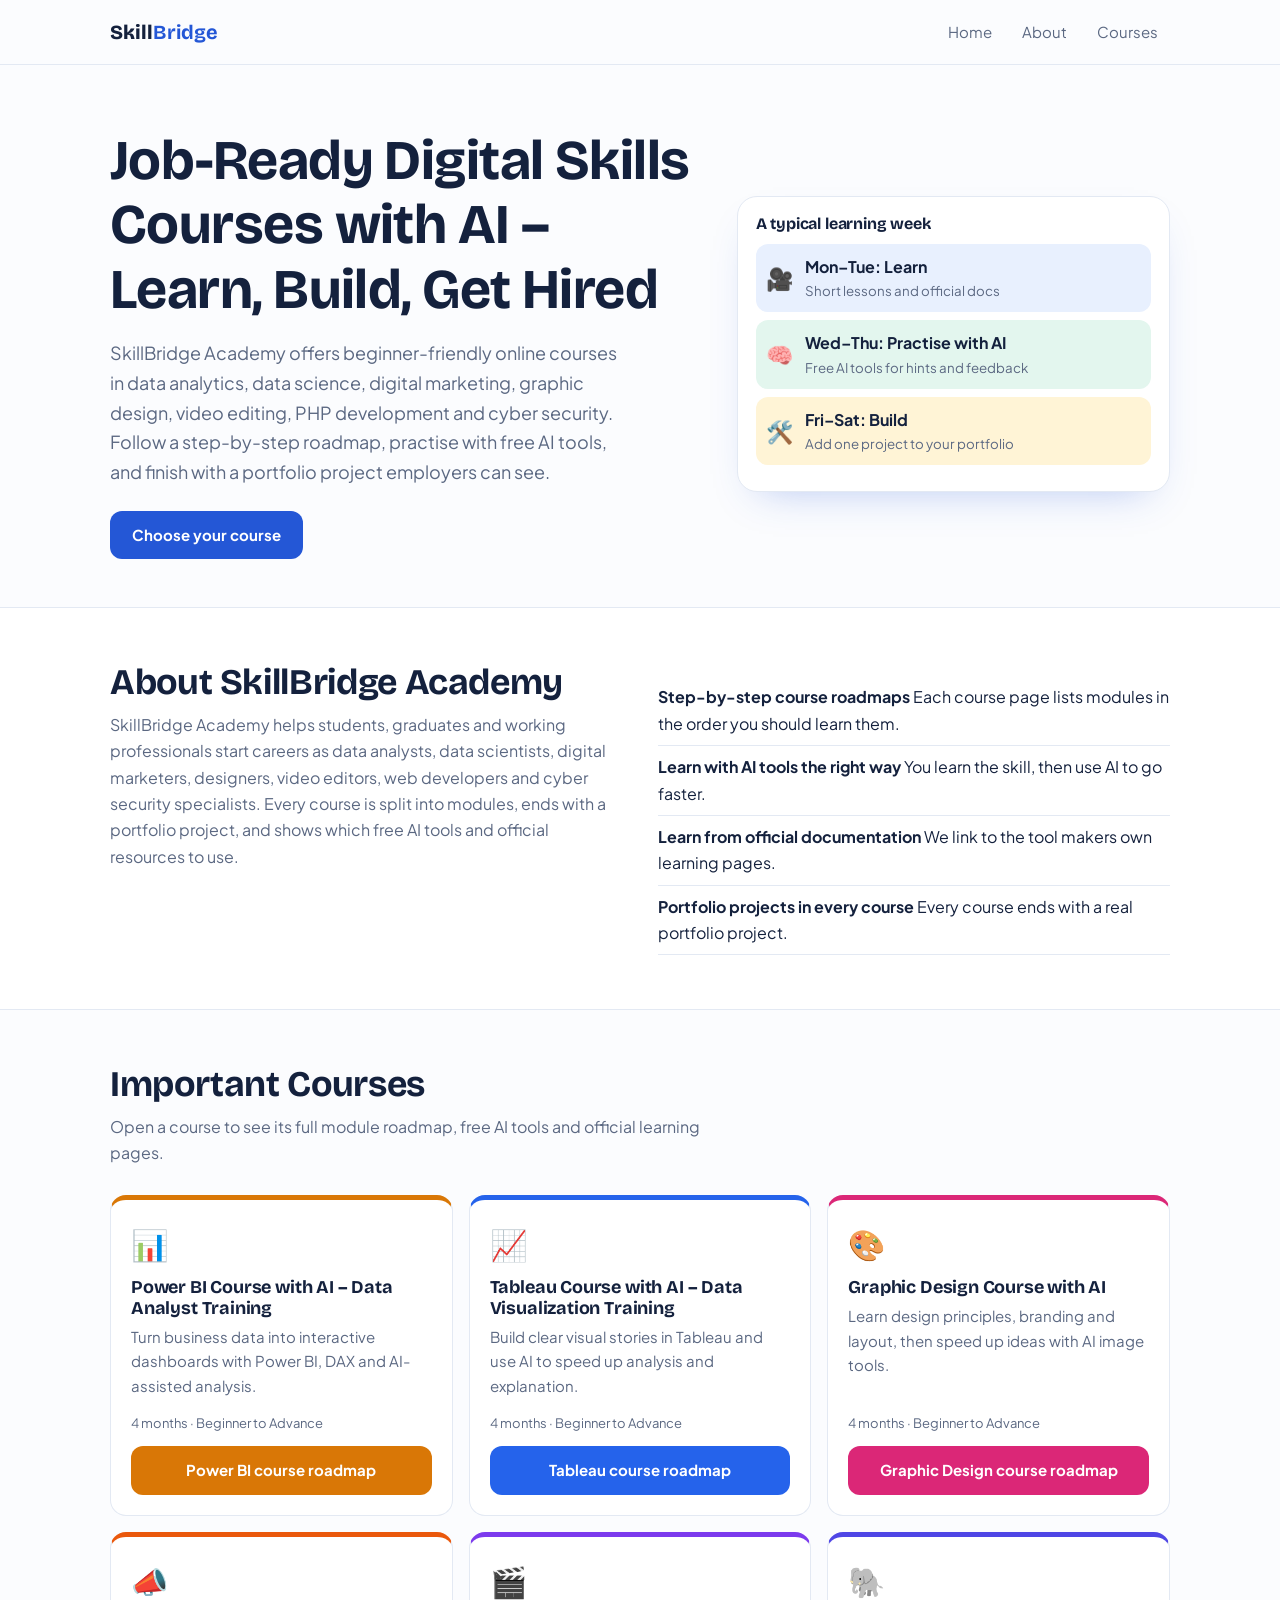
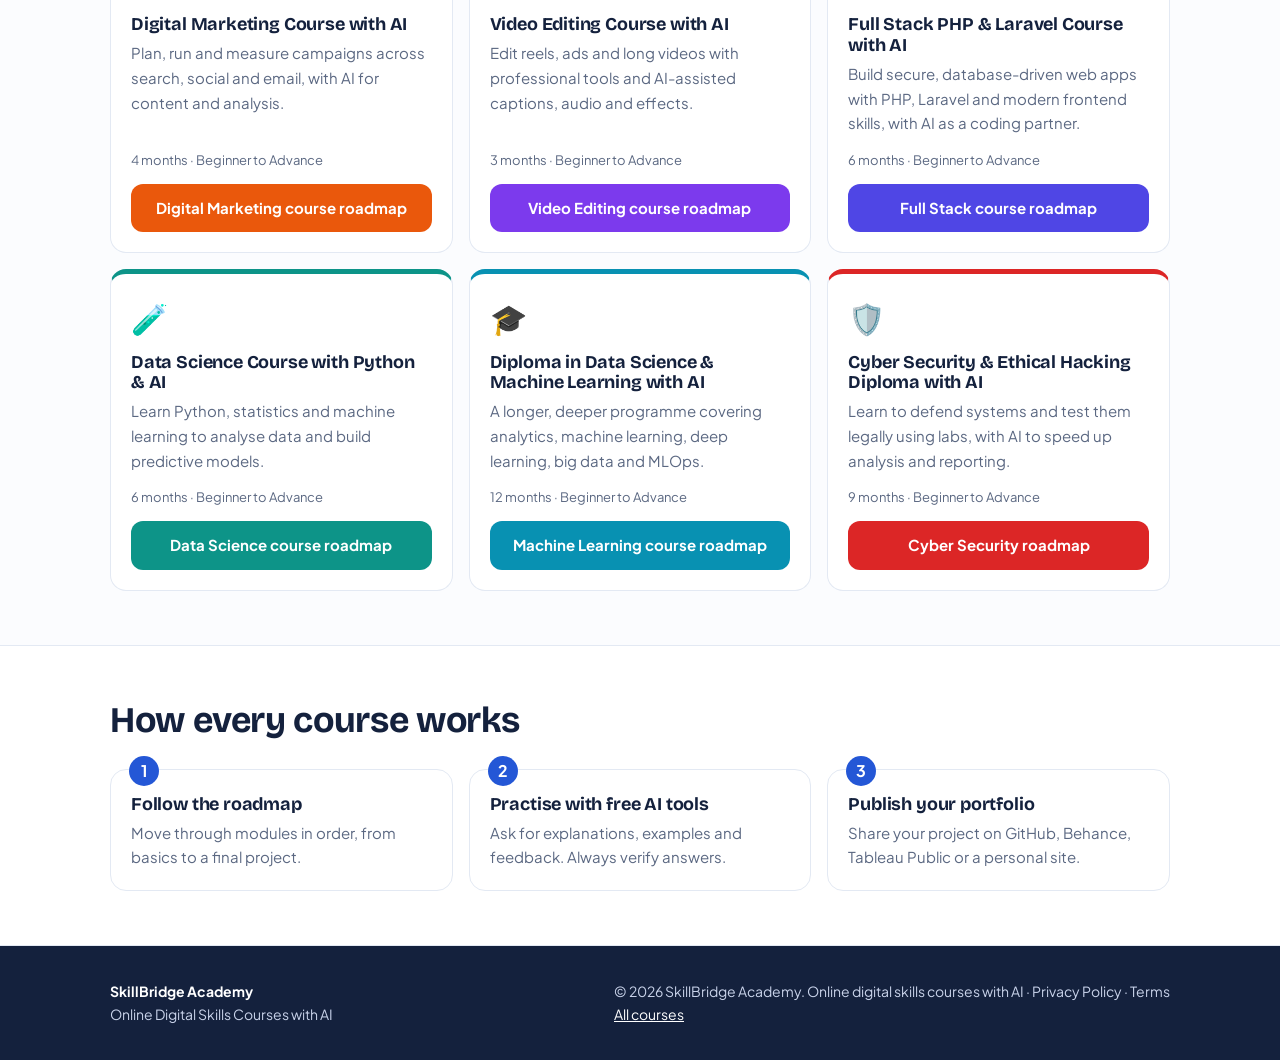
<file: skillbridge-academy/index.html>
<!DOCTYPE html><html lang="en"><head><meta charset="utf-8"><meta name="viewport" content="width=device-width, initial-scale=1"><title>Online Digital Skills Courses with AI | SkillBridge Academy</title><meta name="description" content="Learn Power BI, Data Science, Digital Marketing, Graphic Design & Cyber Security with AI tools. Project-based courses for beginners. Explore roadmaps."><link rel="preconnect" href="https://fonts.googleapis.com"><link href="https://fonts.googleapis.com/css2?family=Bricolage+Grotesque:wght@600;800&family=Plus+Jakarta+Sans:wght@400;500;700&display=swap" rel="stylesheet"><link rel="stylesheet" href="assets/style.css"></head><body>
    <header class="nav">
        <div class="w"><a class="brand" >Skill<b>Bridge</b></a>
         <button class="tg" aria-label="Menu">Menu</button><nav class="menu">
            <a href="index.html">Home</a>
            <a href="index.html#about">About</a>
            <a href="index.html#courses">Courses</a>
            <!-- <a class="cta" href="index.html#contact">Book a free demo</a> -->
        </nav></div></header>
<main>
<section class="hero"><div class="w"><div>
    <h1>Job-Ready Digital Skills Courses with AI – Learn, Build, Get Hired</h1>
    <p>SkillBridge Academy offers beginner-friendly online courses in data analytics, data science, digital marketing, graphic design, video editing, PHP development and cyber security. Follow a step-by-step roadmap, practise with free AI tools, and finish with a portfolio project employers can see.</p>
    <div class="row">
        <a class="btn" href="#courses">Choose your course</a>
        <!-- <a class="btn o" href="#about">How we teach</a> -->
    </div></div>
    <aside class="board" aria-label="Sample weekly plan"><h3>A typical learning week</h3>
    <div class="bi"><span class="e">🎥</span><div><b>Mon–Tue: Learn</b><small>Short lessons and official docs</small></div></div>
    <div class="bi"><span class="e">🧠</span><div><b>Wed–Thu: Practise with AI</b><small>Free AI tools for hints and feedback</small></div></div>
    <div class="bi"><span class="e">🛠️</span><div><b>Fri–Sat: Build</b><small>Add one project to your portfolio</small></div></div>
    </aside></div>
</section>

<section id="about" class="alt"><div class="w ab"><div class="hd" style="margin:0"><h2>About SkillBridge Academy</h2>
<p>SkillBridge Academy helps students, graduates and working professionals start careers as data analysts, data scientists, digital marketers, designers, video editors, web developers and cyber security specialists. Every course is split into modules, ends with a portfolio project, and shows which free AI tools and official resources to use.</p></div>
<ul><li><b>Step-by-step course roadmaps</b> Each course page lists modules in the order you should learn them.</li>
<li><b>Learn with AI tools the right way</b> You learn the skill, then use AI to go faster.</li>
<li><b>Learn from official documentation</b> We link to the tool makers own learning pages.</li>
<li><b>Portfolio projects in every course</b> Every course ends with a real portfolio project.</li></ul></div></section>

<section id="courses"><div class="w"><div class="hd"><h2>Important Courses</h2><p>Open a course to see its full module roadmap, free AI tools and official learning pages.</p></div>
<div class="g3">
    <article class="cs" style="--a:#d97706">
        <div class="ic">📊</div><h3>Power BI Course with AI – Data Analyst Training</h3><p>Turn business data into interactive dashboards with Power BI, DAX and AI-assisted analysis.</p>
        <div class="m">4 months · Beginner to Advance</div><a class="btn" href="pages/power-bi.html">Power BI course roadmap</a>
    </article>
    <article class="cs" style="--a:#2563eb">
        <div class="ic">📈</div><h3>Tableau Course with AI – Data Visualization Training</h3><p>Build clear visual stories in Tableau and use AI to speed up analysis and explanation.</p>
        <div class="m">4 months · Beginner to Advance</div><a class="btn" href="pages/tableau.html">Tableau course roadmap</a>
    </article>
    <article class="cs" style="--a:#db2777">
        <div class="ic">🎨</div><h3>Graphic Design Course with AI</h3><p>Learn design principles, branding and layout, then speed up ideas with AI image tools.</p>
        <div class="m">4 months · Beginner to Advance</div><a class="btn" href="pages/graphic-design.html">Graphic Design course roadmap</a>
    </article>
    <article class="cs" style="--a:#ea580c">
        <div class="ic">📣</div><h3>Digital Marketing Course with AI</h3><p>Plan, run and measure campaigns across search, social and email, with AI for content and analysis.</p>
        <div class="m">4 months · Beginner to Advance</div><a class="btn" href="pages/digital-marketing.html">Digital Marketing course roadmap</a>
    </article>
    <article class="cs" style="--a:#7c3aed">
        <div class="ic">🎬</div><h3>Video Editing Course with AI</h3><p>Edit reels, ads and long videos with professional tools and AI-assisted captions, audio and effects.</p>
        <div class="m">3 months · Beginner to Advance</div><a class="btn" href="pages/video-editing.html">Video Editing course roadmap</a>
    </article>
    <article class="cs" style="--a:#4f46e5">
        <div class="ic">🐘</div><h3>Full Stack PHP & Laravel Course with AI</h3><p>Build secure, database-driven web apps with PHP, Laravel and modern frontend skills, with AI as a coding partner.</p>
        <div class="m">6 months · Beginner to Advance</div><a class="btn" href="pages/advanced-php.html">Full Stack course roadmap</a>
    </article>
    <article class="cs" style="--a:#0d9488">
        <div class="ic">🧪</div><h3>Data Science Course with Python & AI</h3><p>Learn Python, statistics and machine learning to analyse data and build predictive models.</p>
        <div class="m">6 months · Beginner to Advance</div><a class="btn" href="pages/data-science.html">Data Science course roadmap</a>
    </article>
    <article class="cs" style="--a:#0891b2">
        <div class="ic">🎓</div><h3>Diploma in Data Science & Machine Learning with AI</h3><p>A longer, deeper programme covering analytics, machine learning, deep learning, big data and MLOps.</p>
        <div class="m">12 months · Beginner to Advance</div><a class="btn" href="pages/diploma-data-science.html">Machine Learning course roadmap</a>
    </article>
    <article class="cs" style="--a:#dc2626">
        <div class="ic">🛡️</div><h3>Cyber Security & Ethical Hacking Diploma with AI</h3><p>Learn to defend systems and test them legally using labs, with AI to speed up analysis and reporting.</p>
        <div class="m">9 months · Beginner to Advance</div><a class="btn" href="pages/cyber-security.html">Cyber Security roadmap</a>
    </article></div></div>
</section>

<section class="alt"><div class="w"><div class="hd"><h2>How every course works</h2></div>
    <div class="g3 steps"><div class="cd"><h3>Follow the roadmap</h3><p>Move through modules in order, from basics to a final project.</p></div>
    <div class="cd"><h3>Practise with free AI tools</h3><p>Ask for explanations, examples and feedback. Always verify answers.</p></div>
    <div class="cd"><h3>Publish your portfolio</h3><p>Share your project on GitHub, Behance, Tableau Public or a personal site.</p></div></div></div>
</section>

<!-- <section id="contact"><div class="w ct"><div class="hd" style="margin:0"><h2>Book a free demo class</h2>
    <p>Tell us which course interests you and we will share the syllabus and next batch details. This form is a demo and does not send data anywhere.</p></div>
    <form onsubmit="event.preventDefault();this.innerHTML='<p><b>Thank you!</b> Your demo request is recorded (demo only).</p>'">
    <input required placeholder="Full name" aria-label="Full name"><input required type="email" placeholder="Email" aria-label="Email">
    <select aria-label="Course"><option>Data Analyst in Power BI with AI</option><option>Data Analyst in Tableau with AI</option><option>Graphic Designing with AI</option><option>Digital Marketing with AI</option><option>Video Editing with AI</option><option>Full Stack in Advance PHP with AI</option><option>Data Science with AI</option><option>Diploma in Data Science with AI</option><option>Diploma in Cyber Security and Ethical Hacking with AI</option></select>
    <textarea rows="3" placeholder="Your goal (optional)" aria-label="Goal"></textarea><button class="btn" type="submit">Request demo</button></form></div>
</section> -->

</main>
    <footer class="ft"><div class="w"><div><b style="color:#fff">SkillBridge Academy</b><br>Online Digital Skills Courses with AI</div><div>© 2026 SkillBridge Academy. Online digital skills courses with AI · Privacy Policy · Terms<br><a href="index.html#courses">All courses</a></div></div>
    </footer>
    <script src="assets/app.js"></script>
</body></html>
</file>
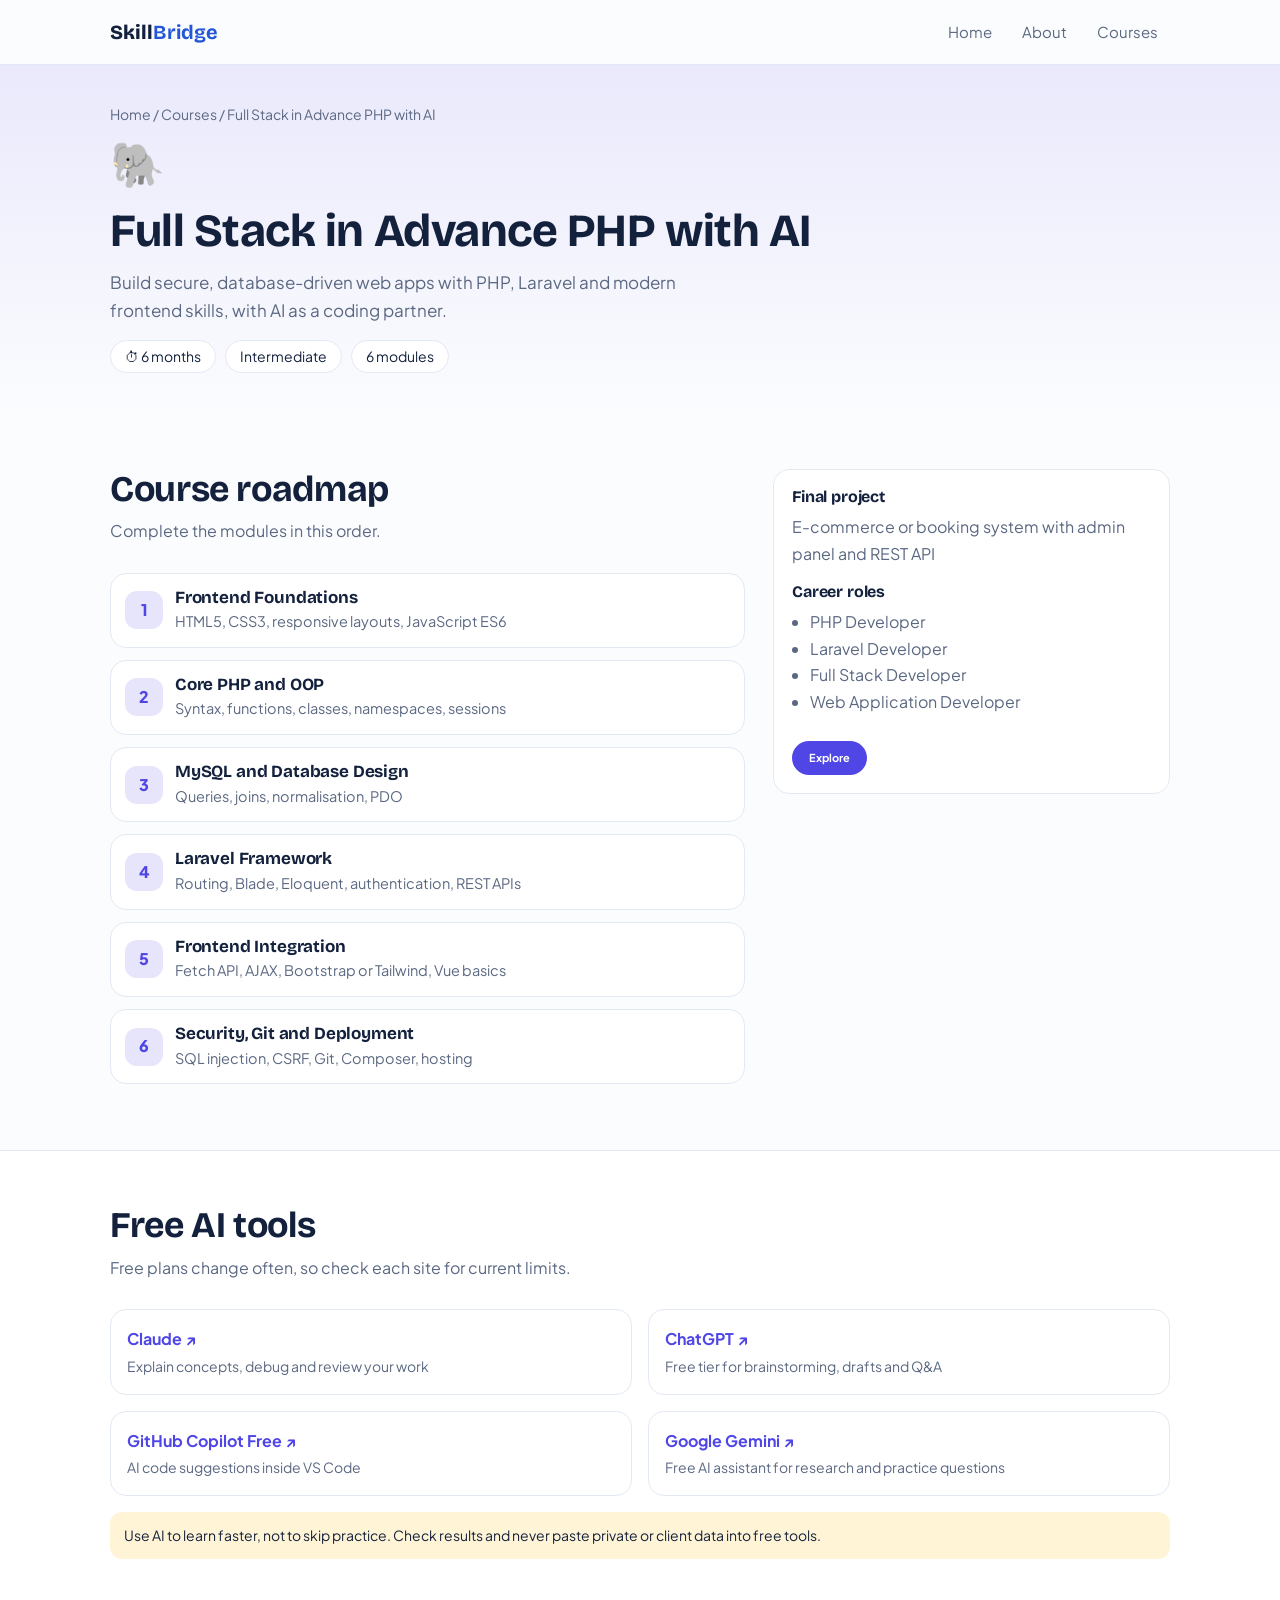
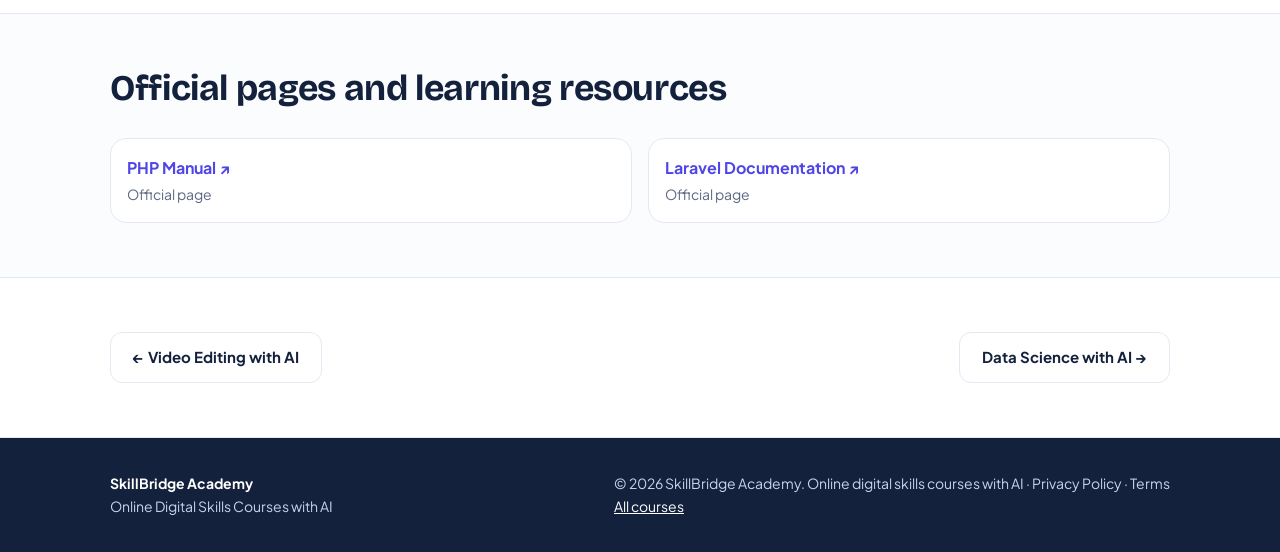
<file: skillbridge-academy/pages/advanced-php.html>
<!DOCTYPE html>
<html lang="en">

<head>
    <meta charset="utf-8">
    <meta name="viewport" content="width=device-width, initial-scale=1">

    <title>
        Full Stack PHP & Laravel Course with AI – 6-Month Roadmap | SkillBridge Academy
    </title>

    <meta
        name="description"
        content="Learn PHP, Laravel, MySQL and secure web app development with AI as a coding partner. 6-month project-based course for intermediate learners. See the full roadmap and syllabus."
    >

    <link rel="preconnect" href="https://fonts.googleapis.com">

    <link
        href="https://fonts.googleapis.com/css2?family=Bricolage+Grotesque:wght@600;800&family=Plus+Jakarta+Sans:wght@400;500;700&display=swap"
        rel="stylesheet"
    >

    <link rel="stylesheet" href="../assets/style.css">
</head>

<body style="--a:#4f46e5">

    <!-- Header / Navigation -->
    <header class="nav">
        <div class="w">

            <a class="brand" href="../index.html">
                Skill<b>Bridge</b>
            </a>

            <button class="tg" aria-label="Menu">
                Menu
            </button>

            <nav class="menu">
                <a href="../index.html">Home</a>

                <a href="../index.html#about">About</a>

                <a href="../index.html#courses">Courses</a>

                <!-- <a class="cta" href="../index.html#contact">
                    Book a free demo
                </a> -->
            </nav>

        </div>
    </header>

    <!-- Main Content -->
    <main>

        <!-- Course Page Header -->
        <div class="ph">
            <div class="w">

                <div class="crumb">
                    <a href="../index.html">Home</a>
                    /
                    <a href="../index.html#courses">Courses</a>
                    /
                    Full Stack in Advance PHP with AI
                </div>

                <div class="ic">🐘</div>

                <h1>Full Stack in Advance PHP with AI</h1>

                <p>
                    Build secure, database-driven web apps with PHP,
                    Laravel and modern frontend skills, with AI as a
                    coding partner.
                </p>

                <span class="chip">⏱ 6 months</span>

                <span class="chip">Intermediate</span>

                <span class="chip">6 modules</span>

            </div>
        </div>

        <!-- Course Roadmap Section -->
        <section>
            <div class="w lay">

                <!-- Course Modules -->
                <div>

                    <div class="hd">
                        <h2>Course roadmap</h2>

                        <p>
                            Complete the modules in this order.
                        </p>
                    </div>

                    <!-- Module 1 -->
                    <div class="mod">
                        <div class="n">1</div>

                        <div>
                            <h3>Frontend Foundations</h3>

                            <p>
                                HTML5, CSS3, responsive layouts,
                                JavaScript ES6
                            </p>
                        </div>
                    </div>

                    <!-- Module 2 -->
                    <div class="mod">
                        <div class="n">2</div>

                        <div>
                            <h3>Core PHP and OOP</h3>

                            <p>
                                Syntax, functions, classes,
                                namespaces, sessions
                            </p>
                        </div>
                    </div>

                    <!-- Module 3 -->
                    <div class="mod">
                        <div class="n">3</div>

                        <div>
                            <h3>MySQL and Database Design</h3>

                            <p>
                                Queries, joins, normalisation, PDO
                            </p>
                        </div>
                    </div>

                    <!-- Module 4 -->
                    <div class="mod">
                        <div class="n">4</div>

                        <div>
                            <h3>Laravel Framework</h3>

                            <p>
                                Routing, Blade, Eloquent,
                                authentication, REST APIs
                            </p>
                        </div>
                    </div>

                    <!-- Module 5 -->
                    <div class="mod">
                        <div class="n">5</div>

                        <div>
                            <h3>Frontend Integration</h3>

                            <p>
                                Fetch API, AJAX, Bootstrap or Tailwind,
                                Vue basics
                            </p>
                        </div>
                    </div>

                    <!-- Module 6 -->
                    <div class="mod">
                        <div class="n">6</div>

                        <div>
                            <h3>Security, Git and Deployment</h3>

                            <p>
                                SQL injection, CSRF, Git, Composer,
                                hosting
                            </p>
                        </div>
                    </div>

                </div>

                <!-- Course Sidebar -->
                <aside class="side">

                    <h3>Final project</h3>

                    <p style="margin:0 0 16px;color:var(--mu)">
                        E-commerce or booking system with admin panel
                        and REST API
                    </p>

                    <h3>Career roles</h3>

                    <ul>
                        <li>PHP Developer</li>
                        <li>Laravel Developer</li>
                        <li>Full Stack Developer</li>
                        <li>Web Application Developer</li>
                    </ul>

                    <a
                                    class="mod-btn"
                                    href="Modules/Full_Stack_Advanced_PHP_with_AI.pdf"
                                    download
                                    style="
                                        background: var(--a);
                                        color: #ffffff;
                                        display: inline-flex;
                                        align-items: center;
                                        justify-content: center;
                                        padding: 7px 16px;
                                        border-radius: 999px;
                                        font-size: 11px;
                                        font-weight: 700;
                                        text-decoration: none;
                                        margin-top: 10px;
                                        border: 1px solid transparent;
                                        transition: all 0.25s ease;
                                        cursor: pointer;
                                    "
                                >
                                    Explore
                                </a>

                </aside>

            </div>
        </section>

        <!-- Free AI Tools Section -->
        <section class="alt">
            <div class="w">

                <div class="hd">
                    <h2>Free AI tools</h2>

                    <p>
                        Free plans change often, so check each site
                        for current limits.
                    </p>
                </div>

                <div class="g2">

                    <!-- Claude -->
                    <a
                        class="tl"
                        href="https://claude.ai"
                        target="_blank"
                        rel="noopener noreferrer"
                    >
                        <b>Claude ↗</b>

                        <span>
                            Explain concepts, debug and review your work
                        </span>
                    </a>

                    <!-- ChatGPT -->
                    <a
                        class="tl"
                        href="https://chatgpt.com"
                        target="_blank"
                        rel="noopener noreferrer"
                    >
                        <b>ChatGPT ↗</b>

                        <span>
                            Free tier for brainstorming, drafts and Q&amp;A
                        </span>
                    </a>

                    <!-- GitHub Copilot -->
                    <a
                        class="tl"
                        href="https://github.com/features/copilot"
                        target="_blank"
                        rel="noopener noreferrer"
                    >
                        <b>GitHub Copilot Free ↗</b>

                        <span>
                            AI code suggestions inside VS Code
                        </span>
                    </a>

                    <!-- Google Gemini -->
                    <a
                        class="tl"
                        href="https://gemini.google.com"
                        target="_blank"
                        rel="noopener noreferrer"
                    >
                        <b>Google Gemini ↗</b>

                        <span>
                            Free AI assistant for research and
                            practice questions
                        </span>
                    </a>

                </div>

                <!-- AI Usage Note -->
                <div class="note">
                    Use AI to learn faster, not to skip practice.
                    Check results and never paste private or client
                    data into free tools.
                </div>

            </div>
        </section>

        <!-- Official Learning Resources -->
        <section>
            <div class="w">

                <div class="hd">
                    <h2>Official pages and learning resources</h2>
                </div>

                <div class="g2">

                    <!-- PHP Documentation -->
                    <a
                        class="tl"
                        href="https://www.php.net/manual/en/"
                        target="_blank"
                        rel="noopener noreferrer"
                    >
                        <b>PHP Manual ↗</b>

                        <span>Official page</span>
                    </a>

                    <!-- Laravel Documentation -->
                    <a
                        class="tl"
                        href="https://laravel.com/docs"
                        target="_blank"
                        rel="noopener noreferrer"
                    >
                        <b>Laravel Documentation ↗</b>

                        <span>Official page</span>
                    </a>

                </div>

            </div>
        </section>

        <!-- Previous and Next Course Navigation -->
        <section class="alt">
            <div class="w pn">

                <a class="btn o" href="video-editing.html">
                    ← Video Editing with AI
                </a>

                <a class="btn o" href="data-science.html">
                    Data Science with AI →
                </a>

            </div>
        </section>

    </main>

    <!-- Footer -->
    <footer class="ft">
        <div class="w">

            <div>
                <b style="color:#fff">SkillBridge Academy</b>
                <br>
                Online Digital Skills Courses with AI
            </div>

            <div>
               © 2026 SkillBridge Academy. Online digital skills courses with AI · Privacy Policy · Terms
                <br>

                <a href="../index.html#courses">
                    All courses
                </a>
            </div>

        </div>
    </footer>

    <!-- JavaScript -->
    <script src="../assets/app.js"></script>

</body>
</html>
</file>
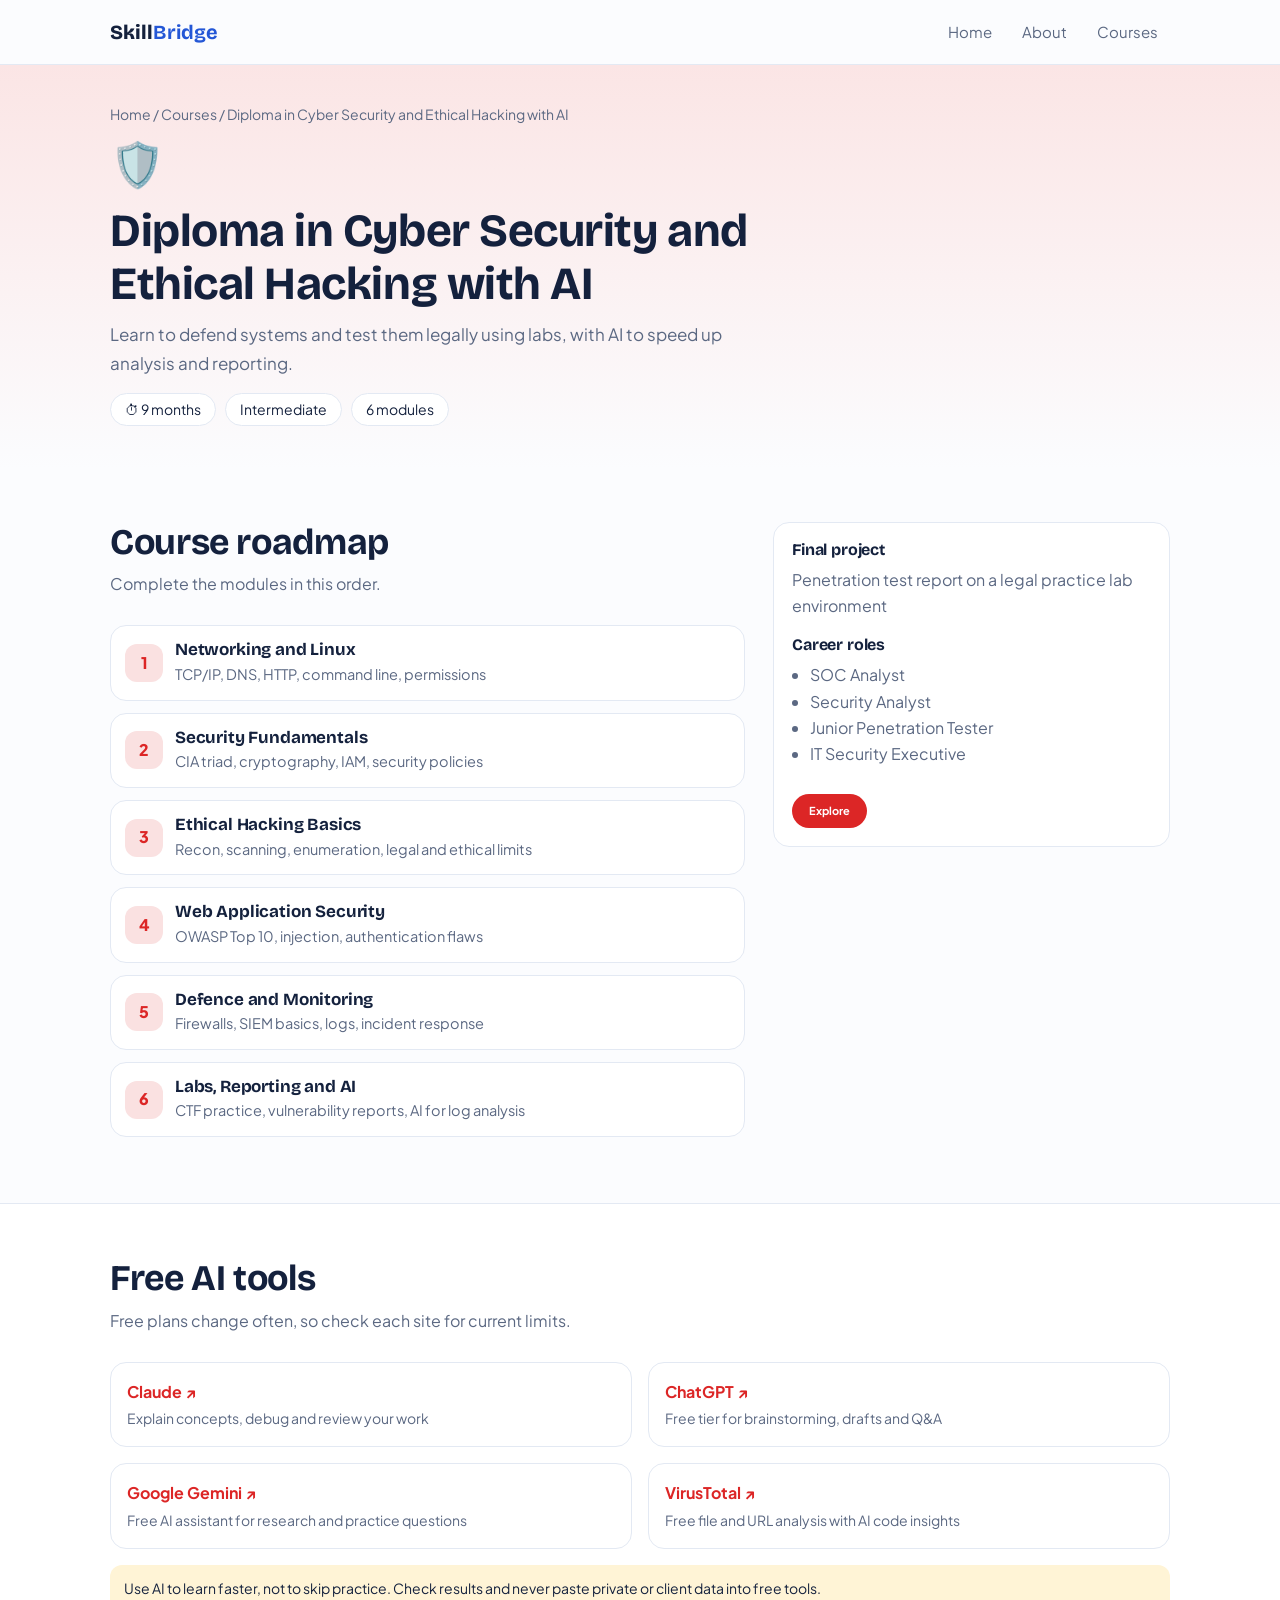
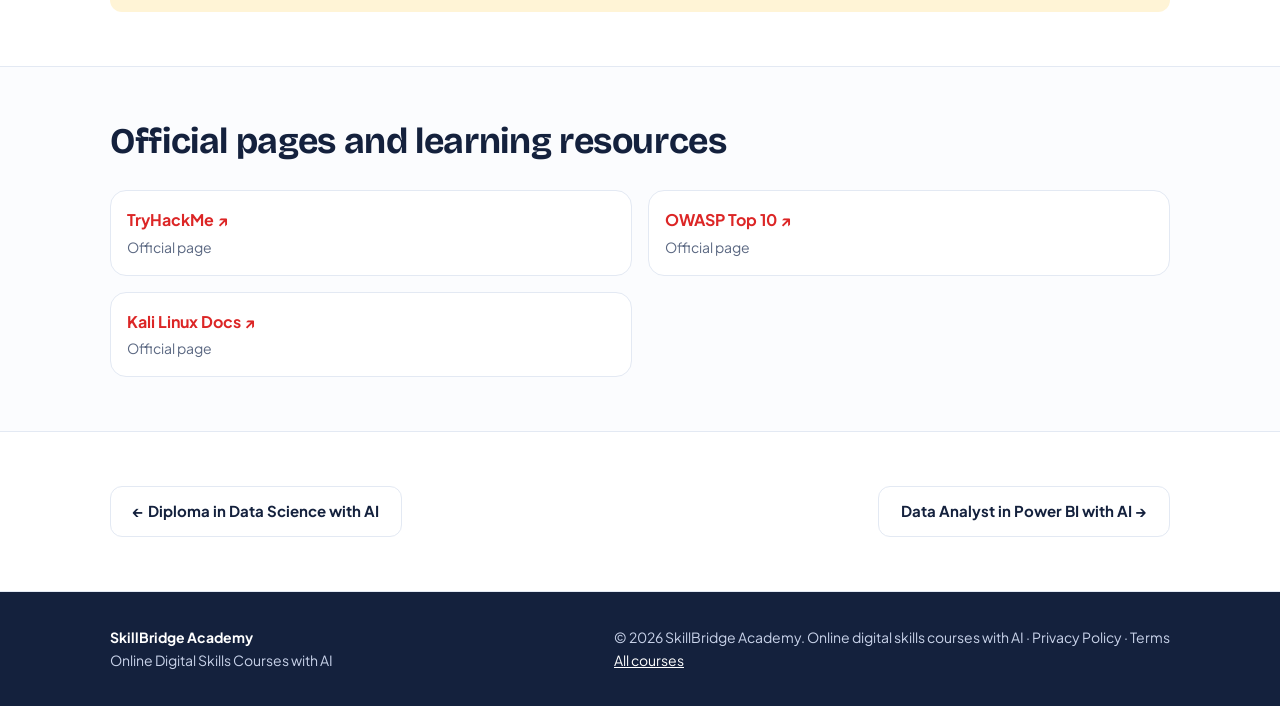
<file: skillbridge-academy/pages/cyber-security.html>
<!DOCTYPE html>
<html lang="en">

<head>
    <meta charset="utf-8">
    <meta name="viewport" content="width=device-width, initial-scale=1">

    <title>
       Cyber Security & Ethical Hacking Diploma with AI – 9-Month Roadmap | SkillBridge Academy
    </title>

    <meta
        name="description"
        content="Learn to defend systems and test them legally in labs, with AI for analysis and reporting. 9-month project-based diploma for intermediate learners. See the full roadmap and syllabus."
    >

    <link rel="preconnect" href="https://fonts.googleapis.com">

    <link
        href="https://fonts.googleapis.com/css2?family=Bricolage+Grotesque:wght@600;800&family=Plus+Jakarta+Sans:wght@400;500;700&display=swap"
        rel="stylesheet"
    >

    <link rel="stylesheet" href="../assets/style.css">
</head>

<body style="--a:#dc2626">

    <!-- Navigation -->
    <header class="nav">
        <div class="w">

            <a class="brand" href="../index.html">
                Skill<b>Bridge</b>
            </a>

            <button class="tg" aria-label="Menu">
                Menu
            </button>

            <nav class="menu">
                <a href="../index.html">Home</a>
                <a href="../index.html#about">About</a>
                <a href="../index.html#courses">Courses</a>

                <!-- <a class="cta" href="../index.html#contact">
                    Book a free demo
                </a> -->
            </nav>

        </div>
    </header>

    <!-- Main Content -->
    <main>

        <!-- Course Page Header -->
        <div class="ph">
            <div class="w">

                <div class="crumb">
                    <a href="../index.html">Home</a> /
                    <a href="../index.html#courses">Courses</a> /
                    Diploma in Cyber Security and Ethical Hacking with AI
                </div>

                <div class="ic">
                    🛡️
                </div>

                <h1>
                    Diploma in Cyber Security and Ethical Hacking with AI
                </h1>

                <p>
                    Learn to defend systems and test them legally using labs,
                    with AI to speed up analysis and reporting.
                </p>

                <span class="chip">⏱ 9 months</span>
                <span class="chip">Intermediate</span>
                <span class="chip">6 modules</span>

            </div>
        </div>

        <!-- Course Roadmap Section -->
        <section>
            <div class="w lay">

                <!-- Course Modules -->
                <div>

                    <div class="hd">
                        <h2>Course roadmap</h2>
                        <p>Complete the modules in this order.</p>
                    </div>

                    <!-- Module 1 -->
                    <div class="mod">
                        <div class="n">1</div>

                        <div>
                            <h3>Networking and Linux</h3>
                            <p>
                                TCP/IP, DNS, HTTP, command line, permissions
                            </p>
                        </div>
                    </div>

                    <!-- Module 2 -->
                    <div class="mod">
                        <div class="n">2</div>

                        <div>
                            <h3>Security Fundamentals</h3>
                            <p>
                                CIA triad, cryptography, IAM, security policies
                            </p>
                        </div>
                    </div>

                    <!-- Module 3 -->
                    <div class="mod">
                        <div class="n">3</div>

                        <div>
                            <h3>Ethical Hacking Basics</h3>
                            <p>
                                Recon, scanning, enumeration, legal and ethical limits
                            </p>
                        </div>
                    </div>

                    <!-- Module 4 -->
                    <div class="mod">
                        <div class="n">4</div>

                        <div>
                            <h3>Web Application Security</h3>
                            <p>
                                OWASP Top 10, injection, authentication flaws
                            </p>
                        </div>
                    </div>

                    <!-- Module 5 -->
                    <div class="mod">
                        <div class="n">5</div>

                        <div>
                            <h3>Defence and Monitoring</h3>
                            <p>
                                Firewalls, SIEM basics, logs, incident response
                            </p>
                        </div>
                    </div>

                    <!-- Module 6 -->
                    <div class="mod">
                        <div class="n">6</div>

                        <div>
                            <h3>Labs, Reporting and AI</h3>
                            <p>
                                CTF practice, vulnerability reports, AI for log analysis
                            </p>
                        </div>
                    </div>

                </div>

                <!-- Sidebar -->
                <aside class="side">

                    <h3>Final project</h3>

                    <p style="margin:0 0 16px;color:var(--mu)">
                        Penetration test report on a legal practice lab environment
                    </p>

                    <h3>Career roles</h3>

                    <ul>
                        <li>SOC Analyst</li>
                        <li>Security Analyst</li>
                        <li>Junior Penetration Tester</li>
                        <li>IT Security Executive</li>
                    </ul>

                    <a
                                    class="mod-btn"
                                    href="Modules/Cyber_Security_Ethical_Hacking_AI_Diploma.pdf"
                                    download
                                    style="
                                        background: var(--a);
                                        color: #ffffff;
                                        display: inline-flex;
                                        align-items: center;
                                        justify-content: center;
                                        padding: 7px 16px;
                                        border-radius: 999px;
                                        font-size: 11px;
                                        font-weight: 700;
                                        text-decoration: none;
                                        margin-top: 10px;
                                        border: 1px solid transparent;
                                        transition: all 0.25s ease;
                                        cursor: pointer;
                                    "
                                >
                                    Explore
                                </a>
                </aside>

            </div>
        </section>

        <!-- Free AI Tools Section -->
        <section class="alt">
            <div class="w">

                <div class="hd">
                    <h2>Free AI tools</h2>
                    <p>
                        Free plans change often, so check each site for current limits.
                    </p>
                </div>

                <div class="g2">

                    <!-- Claude -->
                    <a
                        class="tl"
                        href="https://claude.ai"
                        target="_blank"
                        rel="noopener noreferrer"
                    >
                        <b>Claude ↗</b>
                        <span>
                            Explain concepts, debug and review your work
                        </span>
                    </a>

                    <!-- ChatGPT -->
                    <a
                        class="tl"
                        href="https://chatgpt.com"
                        target="_blank"
                        rel="noopener noreferrer"
                    >
                        <b>ChatGPT ↗</b>
                        <span>
                            Free tier for brainstorming, drafts and Q&amp;A
                        </span>
                    </a>

                    <!-- Google Gemini -->
                    <a
                        class="tl"
                        href="https://gemini.google.com"
                        target="_blank"
                        rel="noopener noreferrer"
                    >
                        <b>Google Gemini ↗</b>
                        <span>
                            Free AI assistant for research and practice questions
                        </span>
                    </a>

                    <!-- VirusTotal -->
                    <a
                        class="tl"
                        href="https://www.virustotal.com"
                        target="_blank"
                        rel="noopener noreferrer"
                    >
                        <b>VirusTotal ↗</b>
                        <span>
                            Free file and URL analysis with AI code insights
                        </span>
                    </a>

                </div>

                <div class="note">
                    Use AI to learn faster, not to skip practice.
                    Check results and never paste private or client data into free tools.
                </div>

            </div>
        </section>

        <!-- Official Learning Resources -->
        <section>
            <div class="w">

                <div class="hd">
                    <h2>Official pages and learning resources</h2>
                </div>

                <div class="g2">

                    <!-- TryHackMe -->
                    <a
                        class="tl"
                        href="https://tryhackme.com"
                        target="_blank"
                        rel="noopener noreferrer"
                    >
                        <b>TryHackMe ↗</b>
                        <span>Official page</span>
                    </a>

                    <!-- OWASP Top 10 -->
                    <a
                        class="tl"
                        href="https://owasp.org/www-project-top-ten/"
                        target="_blank"
                        rel="noopener noreferrer"
                    >
                        <b>OWASP Top 10 ↗</b>
                        <span>Official page</span>
                    </a>

                    <!-- Kali Linux Documentation -->
                    <a
                        class="tl"
                        href="https://www.kali.org/docs/"
                        target="_blank"
                        rel="noopener noreferrer"
                    >
                        <b>Kali Linux Docs ↗</b>
                        <span>Official page</span>
                    </a>

                </div>

            </div>
        </section>

        <!-- Course Navigation -->
        <section class="alt">
            <div class="w pn">

                <a
                    class="btn o"
                    href="diploma-data-science.html"
                >
                    ← Diploma in Data Science with AI
                </a>

                <a
                    class="btn o"
                    href="power-bi.html"
                >
                    Data Analyst in Power BI with AI →
                </a>

            </div>
        </section>

    </main>

    <!-- Footer -->
    <footer class="ft">
        <div class="w">

            <div>
                <b style="color:#fff">
                    SkillBridge Academy
                </b>
                <br>
                Online Digital Skills Courses with AI
            </div>

            <div>
                © 2026 SkillBridge Academy. Online digital skills courses with AI · Privacy Policy · Terms
                <br>

                <a href="../index.html#courses">
                    All courses
                </a>
            </div>

        </div>
    </footer>

    <!-- JavaScript -->
    <script src="../assets/app.js"></script>

</body>
</html>
</file>
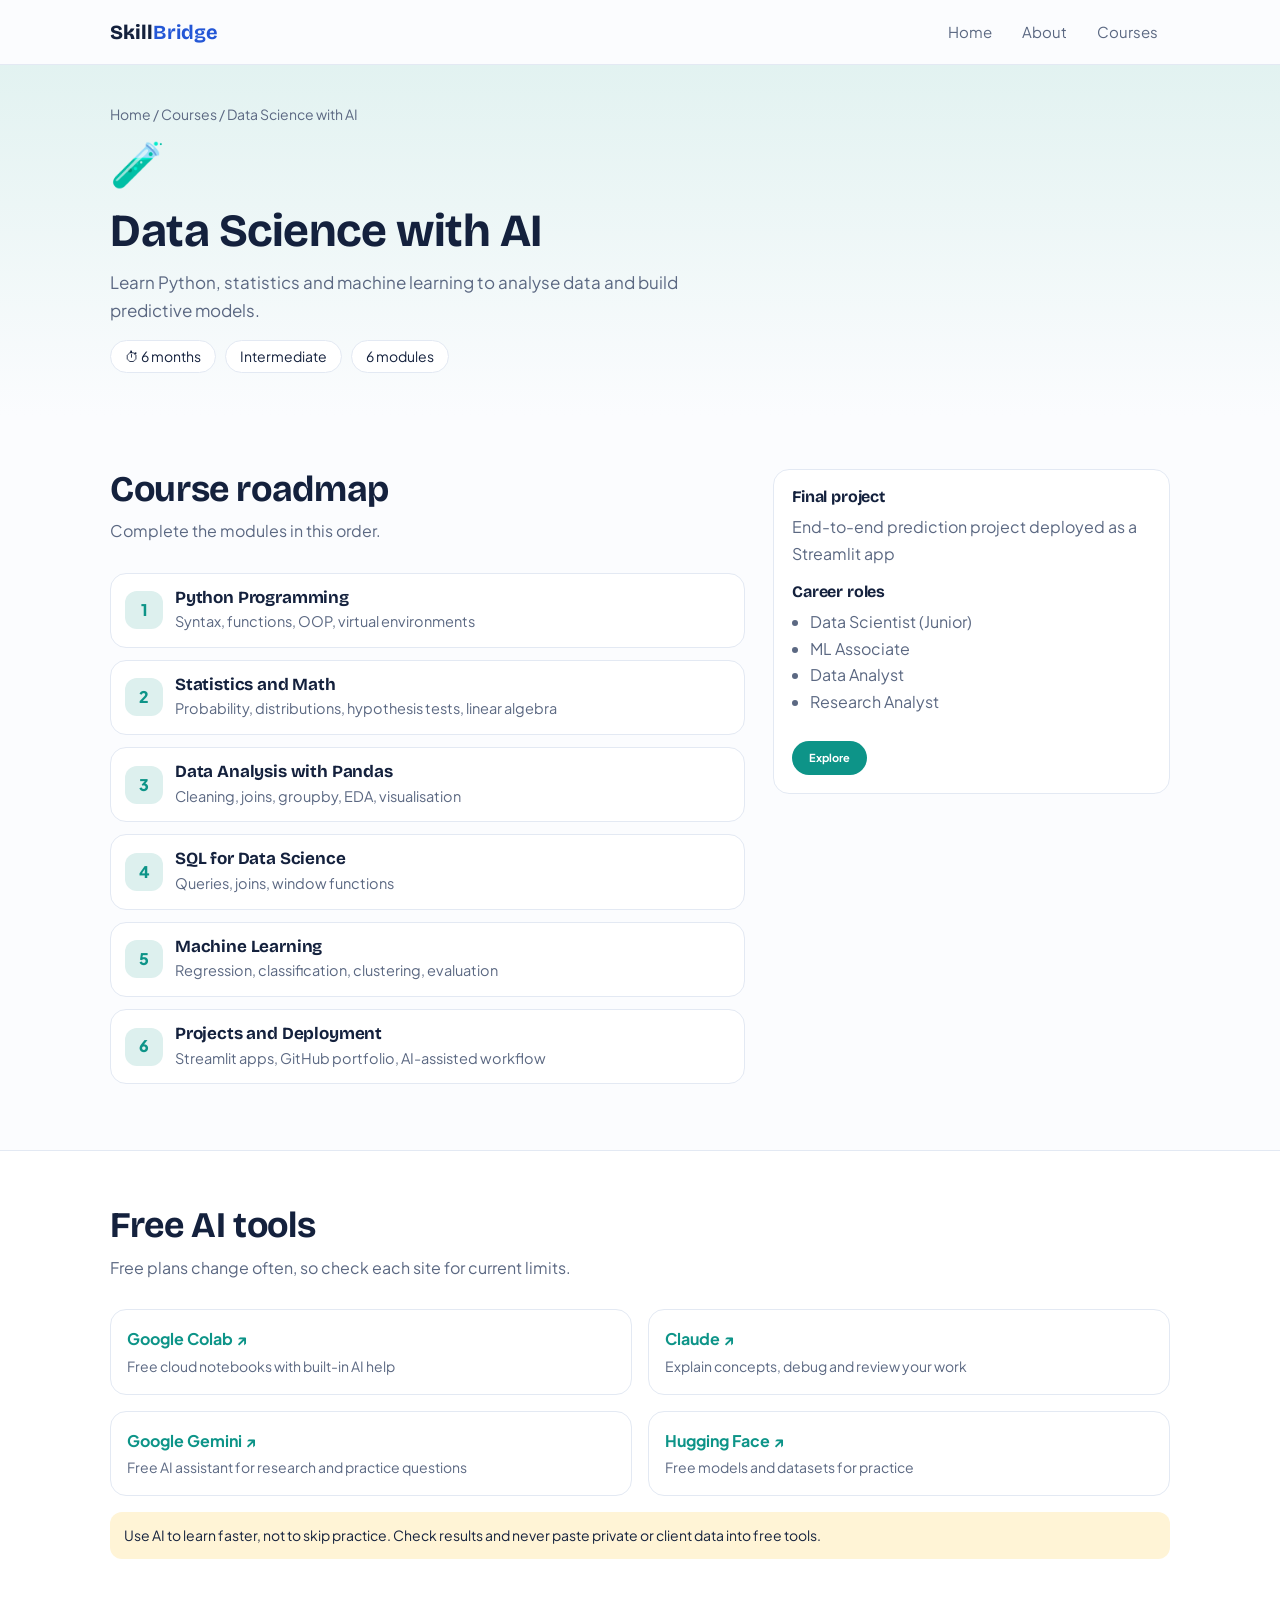
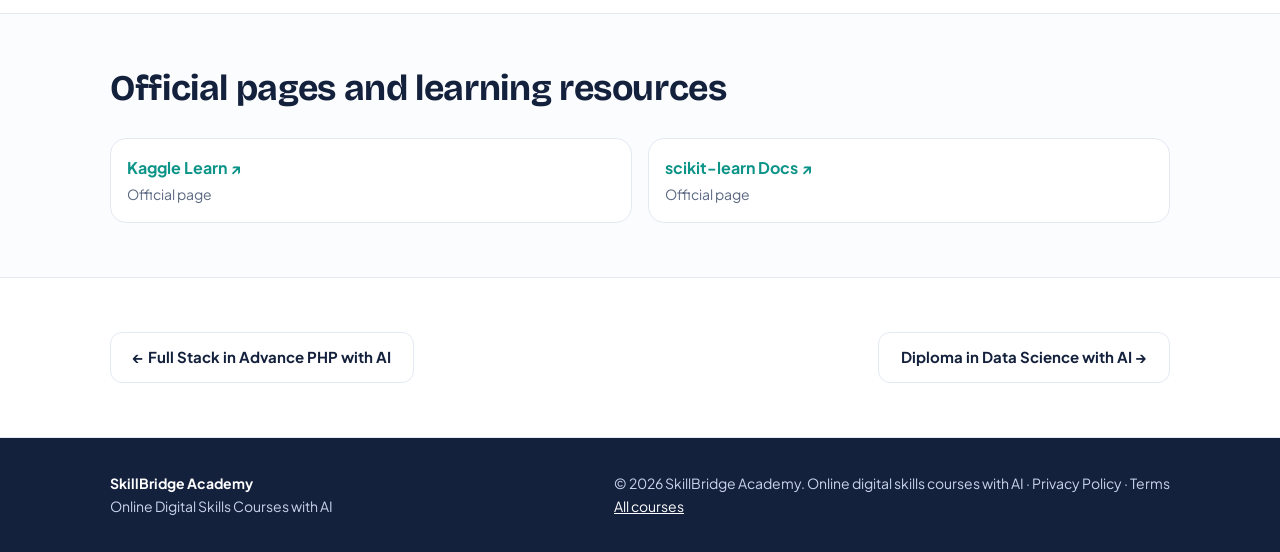
<file: skillbridge-academy/pages/data-science.html>
<!DOCTYPE html>
<html lang="en">

<head>
    <meta charset="utf-8">
    <meta name="viewport" content="width=device-width, initial-scale=1">

    <title>Data Science Course with Python & AI – 6-Month Roadmap | SkillBridge Academy</title>

    <meta
        name="description"
        content="Learn Python, statistics and machine learning with AI-assisted analysis. 6-month project-based course for intermediate learners. See the full roadmap and syllabus."
    >

    <link rel="preconnect" href="https://fonts.googleapis.com">

    <link
        href="https://fonts.googleapis.com/css2?family=Bricolage+Grotesque:wght@600;800&family=Plus+Jakarta+Sans:wght@400;500;700&display=swap"
        rel="stylesheet"
    >

    <link rel="stylesheet" href="../assets/style.css">
</head>

<body style="--a:#0d9488">

    <!-- Header / Navigation -->
    <header class="nav">
        <div class="w">

            <a class="brand" href="../index.html">
                Skill<b>Bridge</b>
            </a>

            <button class="tg" aria-label="Menu">
                Menu
            </button>

            <nav class="menu">
                <a href="../index.html">Home</a>
                <a href="../index.html#about">About</a>
                <a href="../index.html#courses">Courses</a>

                <!-- <a class="cta" href="../index.html#contact">
                    Book a free demo
                </a> -->
            </nav>

        </div>
    </header>

    <!-- Main Content -->
    <main>

        <!-- Course Page Header -->
        <div class="ph">
            <div class="w">

                <div class="crumb">
                    <a href="../index.html">Home</a> /
                    <a href="../index.html#courses">Courses</a> /
                    Data Science with AI
                </div>

                <div class="ic">🧪</div>

                <h1>Data Science with AI</h1>

                <p>
                    Learn Python, statistics and machine learning to analyse
                    data and build predictive models.
                </p>

                <span class="chip">⏱ 6 months</span>
                <span class="chip">Intermediate</span>
                <span class="chip">6 modules</span>

            </div>
        </div>

        <!-- Course Roadmap and Sidebar -->
        <section>
            <div class="w lay">

                <!-- Course Modules -->
                <div>

                    <div class="hd">
                        <h2>Course roadmap</h2>
                        <p>Complete the modules in this order.</p>
                    </div>

                    <div class="mod">
                        <div class="n">1</div>

                        <div>
                            <h3>Python Programming</h3>
                            <p>
                                Syntax, functions, OOP, virtual environments
                            </p>
                        </div>
                    </div>

                    <div class="mod">
                        <div class="n">2</div>

                        <div>
                            <h3>Statistics and Math</h3>
                            <p>
                                Probability, distributions, hypothesis tests,
                                linear algebra
                            </p>
                        </div>
                    </div>

                    <div class="mod">
                        <div class="n">3</div>

                        <div>
                            <h3>Data Analysis with Pandas</h3>
                            <p>
                                Cleaning, joins, groupby, EDA, visualisation
                            </p>
                        </div>
                    </div>

                    <div class="mod">
                        <div class="n">4</div>

                        <div>
                            <h3>SQL for Data Science</h3>
                            <p>
                                Queries, joins, window functions
                            </p>
                        </div>
                    </div>

                    <div class="mod">
                        <div class="n">5</div>

                        <div>
                            <h3>Machine Learning</h3>
                            <p>
                                Regression, classification, clustering,
                                evaluation
                            </p>
                        </div>
                    </div>

                    <div class="mod">
                        <div class="n">6</div>

                        <div>
                            <h3>Projects and Deployment</h3>
                            <p>
                                Streamlit apps, GitHub portfolio,
                                AI-assisted workflow
                            </p>
                        </div>
                    </div>

                </div>

                <!-- Course Sidebar -->
                <aside class="side">

                    <h3>Final project</h3>

                    <p style="margin:0 0 16px;color:var(--mu)">
                        End-to-end prediction project deployed as a
                        Streamlit app
                    </p>

                    <h3>Career roles</h3>

                    <ul>
                        <li>Data Scientist (Junior)</li>
                        <li>ML Associate</li>
                        <li>Data Analyst</li>
                        <li>Research Analyst</li>
                    </ul>

                    <a
                                    class="mod-btn"
                                    href="Modules/Data_Science_with_AI.pdf"
                                    download
                                    style="
                                        background: var(--a);
                                        color: #ffffff;
                                        display: inline-flex;
                                        align-items: center;
                                        justify-content: center;
                                        padding: 7px 16px;
                                        border-radius: 999px;
                                        font-size: 11px;
                                        font-weight: 700;
                                        text-decoration: none;
                                        margin-top: 10px;
                                        border: 1px solid transparent;
                                        transition: all 0.25s ease;
                                        cursor: pointer;
                                    "
                                >
                                    Explore
                                </a>

                </aside>

            </div>
        </section>

        <!-- Free AI Tools -->
        <section class="alt">
            <div class="w">

                <div class="hd">
                    <h2>Free AI tools</h2>

                    <p>
                        Free plans change often, so check each site for
                        current limits.
                    </p>
                </div>

                <div class="g2">

                    <a
                        class="tl"
                        href="https://colab.research.google.com"
                        target="_blank"
                        rel="noopener noreferrer"
                    >
                        <b>Google Colab ↗</b>
                        <span>
                            Free cloud notebooks with built-in AI help
                        </span>
                    </a>

                    <a
                        class="tl"
                        href="https://claude.ai"
                        target="_blank"
                        rel="noopener noreferrer"
                    >
                        <b>Claude ↗</b>
                        <span>
                            Explain concepts, debug and review your work
                        </span>
                    </a>

                    <a
                        class="tl"
                        href="https://gemini.google.com"
                        target="_blank"
                        rel="noopener noreferrer"
                    >
                        <b>Google Gemini ↗</b>
                        <span>
                            Free AI assistant for research and practice
                            questions
                        </span>
                    </a>

                    <a
                        class="tl"
                        href="https://huggingface.co"
                        target="_blank"
                        rel="noopener noreferrer"
                    >
                        <b>Hugging Face ↗</b>
                        <span>
                            Free models and datasets for practice
                        </span>
                    </a>

                </div>

                <div class="note">
                    Use AI to learn faster, not to skip practice.
                    Check results and never paste private or client data
                    into free tools.
                </div>

            </div>
        </section>

        <!-- Official Pages and Learning Resources -->
        <section>
            <div class="w">

                <div class="hd">
                    <h2>Official pages and learning resources</h2>
                </div>

                <div class="g2">

                    <a
                        class="tl"
                        href="https://www.kaggle.com/learn"
                        target="_blank"
                        rel="noopener noreferrer"
                    >
                        <b>Kaggle Learn ↗</b>
                        <span>Official page</span>
                    </a>

                    <a
                        class="tl"
                        href="https://scikit-learn.org/stable/"
                        target="_blank"
                        rel="noopener noreferrer"
                    >
                        <b>scikit-learn Docs ↗</b>
                        <span>Official page</span>
                    </a>

                </div>

            </div>
        </section>

        <!-- Course Navigation -->
        <section class="alt">
            <div class="w pn">

                <a class="btn o" href="advanced-php.html">
                    ← Full Stack in Advance PHP with AI
                </a>

                <a class="btn o" href="diploma-data-science.html">
                    Diploma in Data Science with AI →
                </a>

            </div>
        </section>

    </main>

    <!-- Footer -->
    <footer class="ft">
        <div class="w">

            <div>
                <b style="color:#fff">SkillBridge Academy</b>
                <br>
                Online Digital Skills Courses with AI
            </div>

            <div>
               © 2026 SkillBridge Academy. Online digital skills courses with AI · Privacy Policy · Terms
                <br>

                <a href="../index.html#courses">
                    All courses
                </a>
            </div>

        </div>
    </footer>

    <!-- JavaScript -->
    <script src="../assets/app.js"></script>

</body>
</html>
</file>
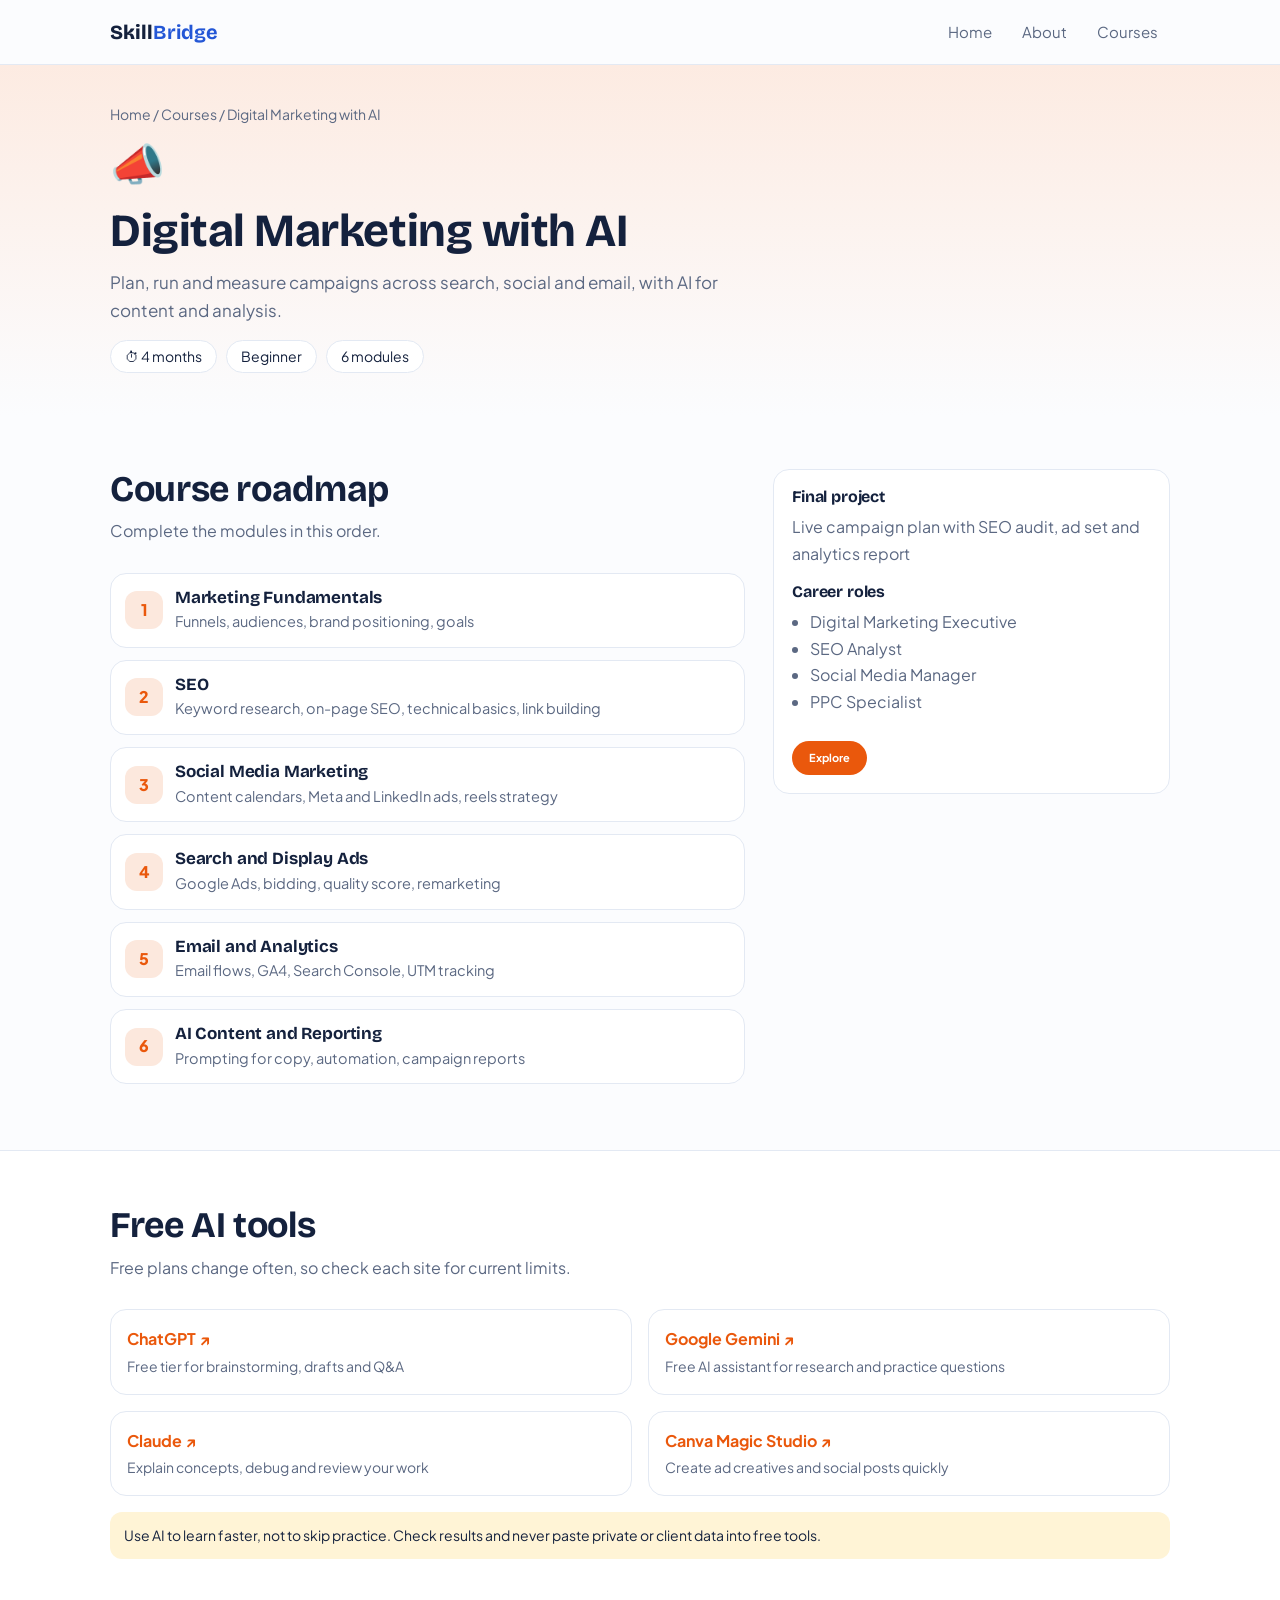
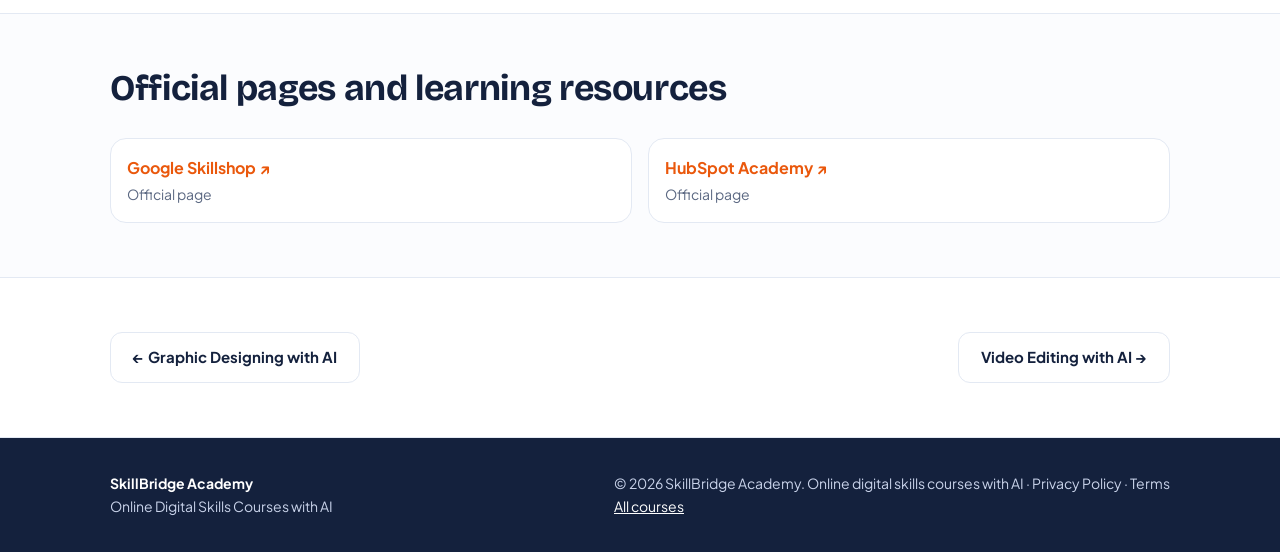
<file: skillbridge-academy/pages/digital-marketing.html>
<!DOCTYPE html>
<html lang="en">

<head>
    <meta charset="utf-8">
    <meta name="viewport" content="width=device-width, initial-scale=1">

    <title>
        Digital Marketing Course with AI for Beginners – 4-Month Roadmap | SkillBridge Academy
    </title>

    <meta
        name="description"
        content="Learn SEO, social media, email and ad campaigns with AI-assisted content and analysis. 4-month project-based course for beginners. See the full roadmap and syllabus."
    >

    <link rel="preconnect" href="https://fonts.googleapis.com">

    <link
        href="https://fonts.googleapis.com/css2?family=Bricolage+Grotesque:wght@600;800&family=Plus+Jakarta+Sans:wght@400;500;700&display=swap"
        rel="stylesheet"
    >

    <link rel="stylesheet" href="../assets/style.css">
</head>

<body style="--a:#ea580c">

    <!-- Navigation -->
    <header class="nav">
        <div class="w">

            <a class="brand" href="../index.html">
                Skill<b>Bridge</b>
            </a>

            <button class="tg" aria-label="Menu">
                Menu
            </button>

            <nav class="menu">
                <a href="../index.html">Home</a>

                <a href="../index.html#about">About</a>

                <a href="../index.html#courses">Courses</a>

                <!-- <a class="cta" href="../index.html#contact">
                    Book a free demo
                </a> -->
            </nav>

        </div>
    </header>

    <main>

        <!-- Course Hero Section -->
        <div class="ph">
            <div class="w">

                <div class="crumb">
                    <a href="../index.html">Home</a>
                    /
                    <a href="../index.html#courses">Courses</a>
                    /
                    Digital Marketing with AI
                </div>

                <div class="ic">📣</div>

                <h1>Digital Marketing with AI</h1>

                <p>
                    Plan, run and measure campaigns across search,
                    social and email, with AI for content and analysis.
                </p>

                <span class="chip">⏱ 4 months</span>
                <span class="chip">Beginner</span>
                <span class="chip">6 modules</span>

            </div>
        </div>

        <!-- Course Roadmap Section -->
        <section>
            <div class="w lay">

                <div>

                    <div class="hd">
                        <h2>Course roadmap</h2>
                        <p>Complete the modules in this order.</p>
                    </div>

                    <!-- Module 1 -->
                    <div class="mod">
                        <div class="n">1</div>

                        <div>
                            <h3>Marketing Fundamentals</h3>
                            <p>
                                Funnels, audiences, brand positioning, goals
                            </p>
                        </div>
                    </div>

                    <!-- Module 2 -->
                    <div class="mod">
                        <div class="n">2</div>

                        <div>
                            <h3>SEO</h3>
                            <p>
                                Keyword research, on-page SEO,
                                technical basics, link building
                            </p>
                        </div>
                    </div>

                    <!-- Module 3 -->
                    <div class="mod">
                        <div class="n">3</div>

                        <div>
                            <h3>Social Media Marketing</h3>
                            <p>
                                Content calendars, Meta and LinkedIn ads,
                                reels strategy
                            </p>
                        </div>
                    </div>

                    <!-- Module 4 -->
                    <div class="mod">
                        <div class="n">4</div>

                        <div>
                            <h3>Search and Display Ads</h3>
                            <p>
                                Google Ads, bidding, quality score,
                                remarketing
                            </p>
                        </div>
                    </div>

                    <!-- Module 5 -->
                    <div class="mod">
                        <div class="n">5</div>

                        <div>
                            <h3>Email and Analytics</h3>
                            <p>
                                Email flows, GA4, Search Console,
                                UTM tracking
                            </p>
                        </div>
                    </div>

                    <!-- Module 6 -->
                    <div class="mod">
                        <div class="n">6</div>

                        <div>
                            <h3>AI Content and Reporting</h3>
                            <p>
                                Prompting for copy, automation,
                                campaign reports
                            </p>
                        </div>
                    </div>

                </div>

                <!-- Course Sidebar -->
                <aside class="side">

                    <h3>Final project</h3>

                    <p style="margin:0 0 16px;color:var(--mu)">
                        Live campaign plan with SEO audit,
                        ad set and analytics report
                    </p>

                    <h3>Career roles</h3>

                    <ul>
                        <li>Digital Marketing Executive</li>
                        <li>SEO Analyst</li>
                        <li>Social Media Manager</li>
                        <li>PPC Specialist</li>
                    </ul>

                    <a
                                    class="mod-btn"
                                    href="Modules/Digital_Marketing_with_AI.pdf"
                                    download
                                    style="
                                        background: var(--a);
                                        color: #ffffff;
                                        display: inline-flex;
                                        align-items: center;
                                        justify-content: center;
                                        padding: 7px 16px;
                                        border-radius: 999px;
                                        font-size: 11px;
                                        font-weight: 700;
                                        text-decoration: none;
                                        margin-top: 10px;
                                        border: 1px solid transparent;
                                        transition: all 0.25s ease;
                                        cursor: pointer;
                                    "
                                >
                                    Explore
                                </a>

                </aside>

            </div>
        </section>

        <!-- Free AI Tools Section -->
        <section class="alt">
            <div class="w">

                <div class="hd">
                    <h2>Free AI tools</h2>

                    <p>
                        Free plans change often, so check each site
                        for current limits.
                    </p>
                </div>

                <div class="g2">

                    <a
                        class="tl"
                        href="https://chatgpt.com"
                        target="_blank"
                        rel="noopener noreferrer"
                    >
                        <b>ChatGPT ↗</b>

                        <span>
                            Free tier for brainstorming, drafts and Q&amp;A
                        </span>
                    </a>

                    <a
                        class="tl"
                        href="https://gemini.google.com"
                        target="_blank"
                        rel="noopener noreferrer"
                    >
                        <b>Google Gemini ↗</b>

                        <span>
                            Free AI assistant for research and
                            practice questions
                        </span>
                    </a>

                    <a
                        class="tl"
                        href="https://claude.ai"
                        target="_blank"
                        rel="noopener noreferrer"
                    >
                        <b>Claude ↗</b>

                        <span>
                            Explain concepts, debug and review your work
                        </span>
                    </a>

                    <a
                        class="tl"
                        href="https://www.canva.com"
                        target="_blank"
                        rel="noopener noreferrer"
                    >
                        <b>Canva Magic Studio ↗</b>

                        <span>
                            Create ad creatives and social posts quickly
                        </span>
                    </a>

                </div>

                <div class="note">
                    Use AI to learn faster, not to skip practice.
                    Check results and never paste private or client
                    data into free tools.
                </div>

            </div>
        </section>

        <!-- Official Learning Resources -->
        <section>
            <div class="w">

                <div class="hd">
                    <h2>Official pages and learning resources</h2>
                </div>

                <div class="g2">

                    <a
                        class="tl"
                        href="https://skillshop.withgoogle.com"
                        target="_blank"
                        rel="noopener noreferrer"
                    >
                        <b>Google Skillshop ↗</b>
                        <span>Official page</span>
                    </a>

                    <a
                        class="tl"
                        href="https://academy.hubspot.com"
                        target="_blank"
                        rel="noopener noreferrer"
                    >
                        <b>HubSpot Academy ↗</b>
                        <span>Official page</span>
                    </a>

                </div>

            </div>
        </section>

        <!-- Course Navigation -->
        <section class="alt">
            <div class="w pn">

                <a class="btn o" href="graphic-design.html">
                    ← Graphic Designing with AI
                </a>

                <a class="btn o" href="video-editing.html">
                    Video Editing with AI →
                </a>

            </div>
        </section>

    </main>

    <!-- Footer -->
    <footer class="ft">
        <div class="w">

            <div>
                <b style="color:#fff">SkillBridge Academy</b>
                <br>
               Online Digital Skills Courses with AI
            </div>

            <div>
                © 2026 SkillBridge Academy. Online digital skills courses with AI · Privacy Policy · Terms
                <br>

                <a href="../index.html#courses">All courses</a>
            </div>

        </div>
    </footer>

    <!-- JavaScript -->
    <script src="../assets/app.js"></script>

</body>
</html>
</file>
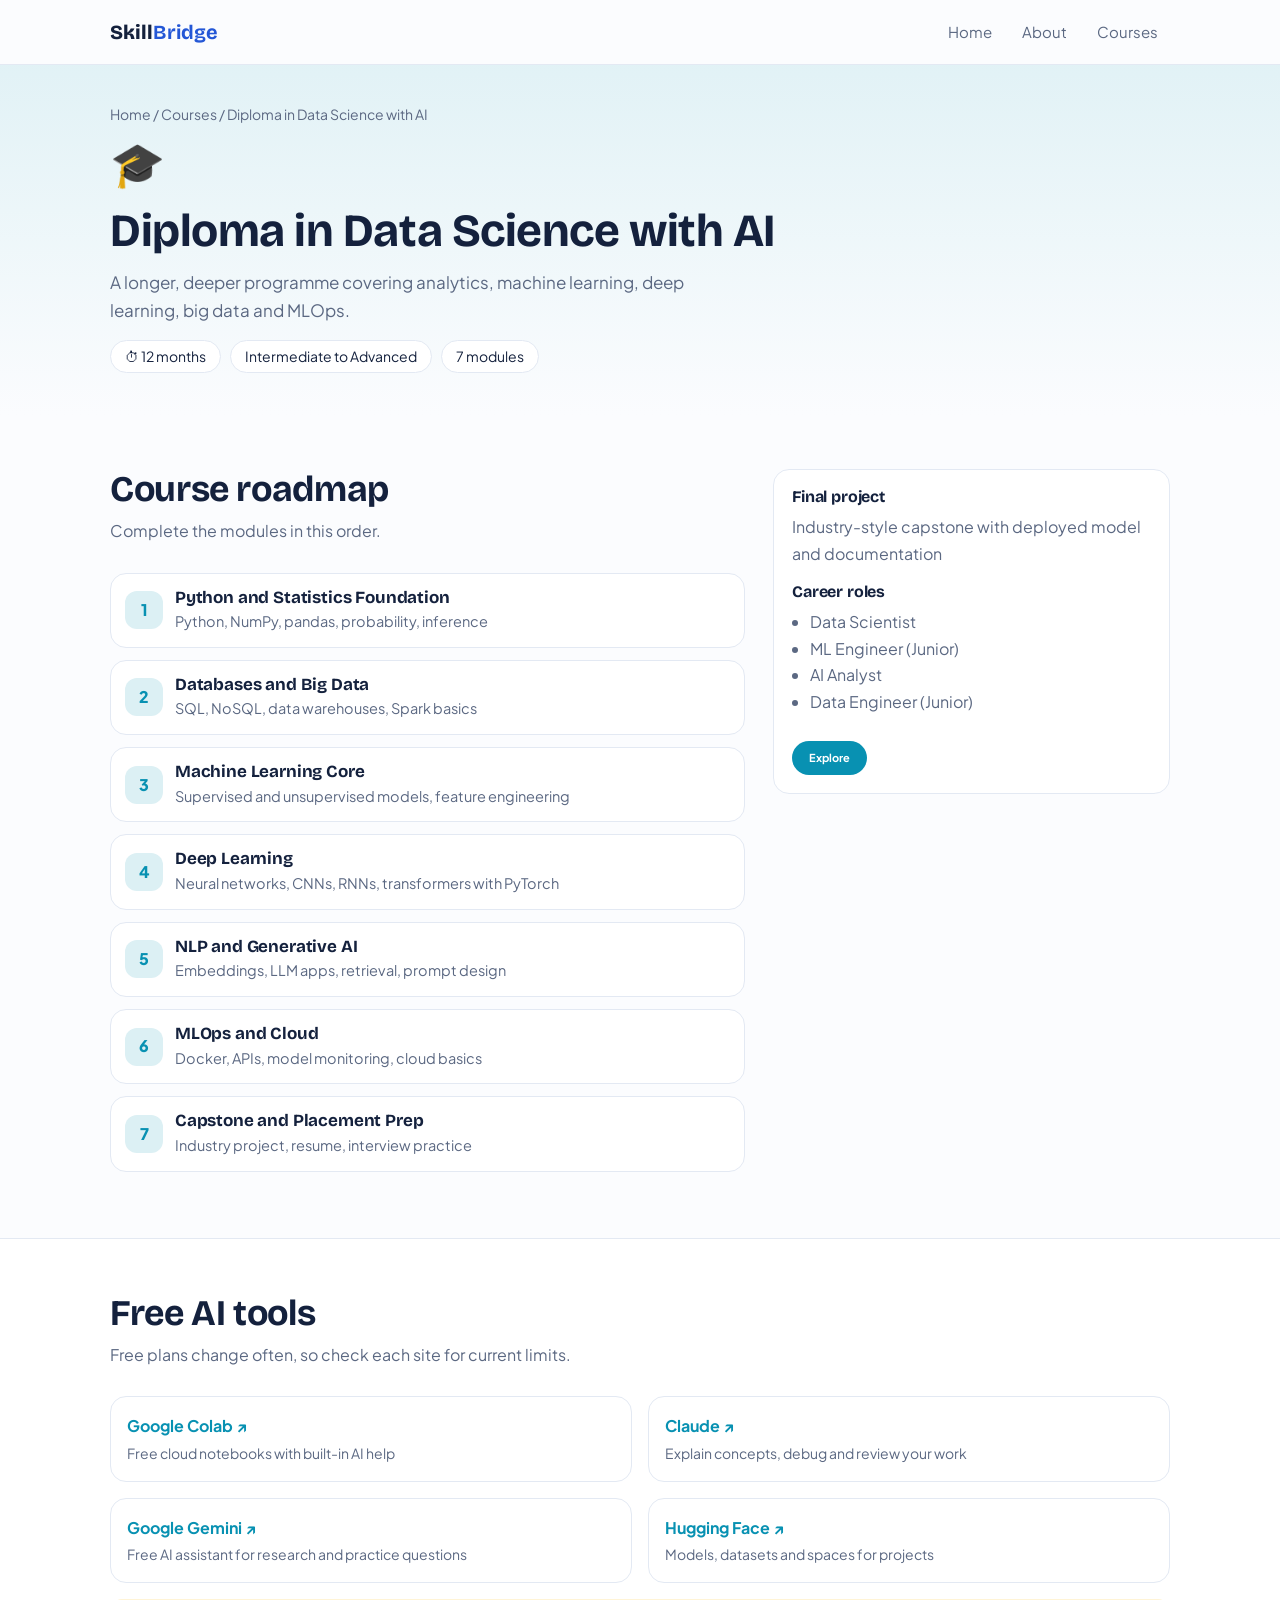
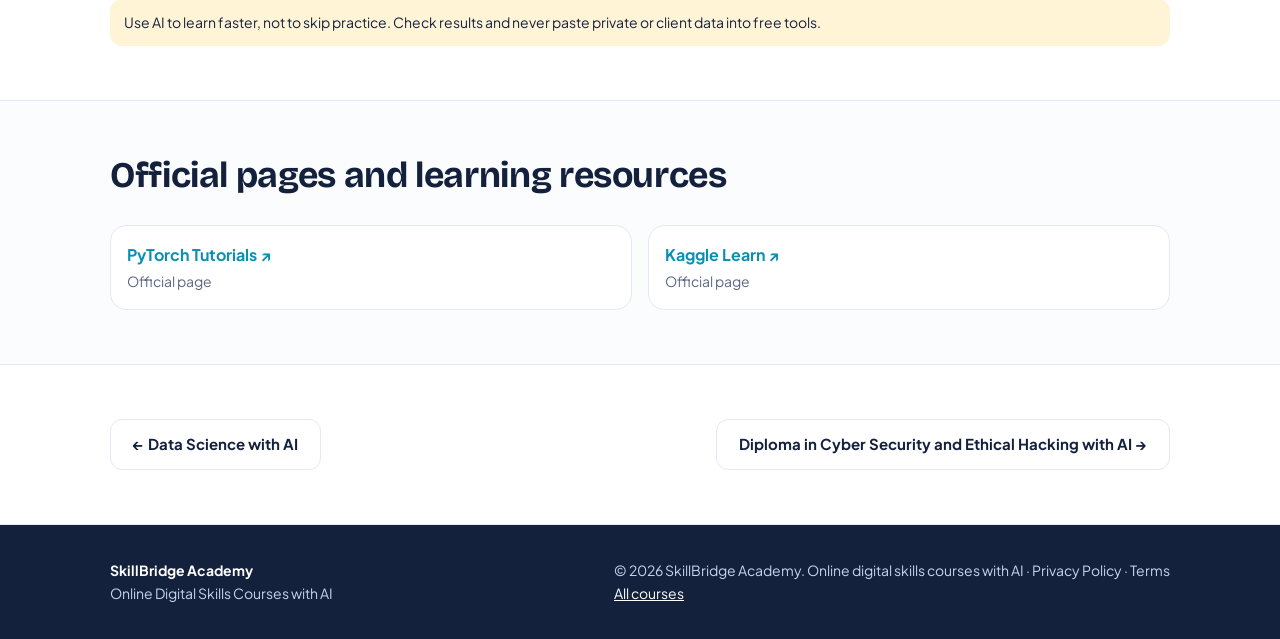
<file: skillbridge-academy/pages/diploma-data-science.html>
<!DOCTYPE html>
<html lang="en">

<head>
    <meta charset="utf-8">
    <meta name="viewport" content="width=device-width, initial-scale=1">

    <title>
        Diploma in Data Science with AI – 12-Month Roadmap | SkillBridge Academy
    </title>

    <meta
        name="description"
        content="Learn analytics, machine learning, deep learning, big data and MLOps with AI tools. 12-month project-based diploma for intermediate to advanced learners. See the full roadmap and syllabus."
    >

    <link rel="preconnect" href="https://fonts.googleapis.com">

    <link
        href="https://fonts.googleapis.com/css2?family=Bricolage+Grotesque:wght@600;800&family=Plus+Jakarta+Sans:wght@400;500;700&display=swap"
        rel="stylesheet"
    >

    <link rel="stylesheet" href="../assets/style.css">
</head>

<body style="--a:#0891b2">

    <!-- Navigation Bar -->
    <header class="nav">
        <div class="w">

            <a class="brand" href="../index.html">
                Skill<b>Bridge</b>
            </a>

            <button class="tg" aria-label="Menu">
                Menu
            </button>

            <nav class="menu">
                <a href="../index.html">Home</a>

                <a href="../index.html#about">About</a>

                <a href="../index.html#courses">Courses</a>

                <!-- <a class="cta" href="../index.html#contact">
                    Book a free demo
                </a> -->
            </nav>

        </div>
    </header>

    <!-- Main Content -->
    <main>

        <!-- Course Page Hero Section -->
        <div class="ph">
            <div class="w">

                <div class="crumb">
                    <a href="../index.html">Home</a>
                    /
                    <a href="../index.html#courses">Courses</a>
                    /
                    Diploma in Data Science with AI
                </div>

                <div class="ic">🎓</div>

                <h1>Diploma in Data Science with AI</h1>

                <p>
                    A longer, deeper programme covering analytics,
                    machine learning, deep learning, big data and MLOps.
                </p>

                <span class="chip">⏱ 12 months</span>

                <span class="chip">Intermediate to Advanced</span>

                <span class="chip">7 modules</span>

            </div>
        </div>

        <!-- Course Roadmap Section -->
        <section>
            <div class="w lay">

                <!-- Course Modules -->
                <div>

                    <div class="hd">
                        <h2>Course roadmap</h2>

                        <p>Complete the modules in this order.</p>
                    </div>

                    <!-- Module 1 -->
                    <div class="mod">
                        <div class="n">1</div>

                        <div>
                            <h3>Python and Statistics Foundation</h3>

                            <p>
                                Python, NumPy, pandas, probability, inference
                            </p>
                        </div>
                    </div>

                    <!-- Module 2 -->
                    <div class="mod">
                        <div class="n">2</div>

                        <div>
                            <h3>Databases and Big Data</h3>

                            <p>
                                SQL, NoSQL, data warehouses, Spark basics
                            </p>
                        </div>
                    </div>

                    <!-- Module 3 -->
                    <div class="mod">
                        <div class="n">3</div>

                        <div>
                            <h3>Machine Learning Core</h3>

                            <p>
                                Supervised and unsupervised models,
                                feature engineering
                            </p>
                        </div>
                    </div>

                    <!-- Module 4 -->
                    <div class="mod">
                        <div class="n">4</div>

                        <div>
                            <h3>Deep Learning</h3>

                            <p>
                                Neural networks, CNNs, RNNs, transformers
                                with PyTorch
                            </p>
                        </div>
                    </div>

                    <!-- Module 5 -->
                    <div class="mod">
                        <div class="n">5</div>

                        <div>
                            <h3>NLP and Generative AI</h3>

                            <p>
                                Embeddings, LLM apps, retrieval,
                                prompt design
                            </p>
                        </div>
                    </div>

                    <!-- Module 6 -->
                    <div class="mod">
                        <div class="n">6</div>

                        <div>
                            <h3>MLOps and Cloud</h3>

                            <p>
                                Docker, APIs, model monitoring,
                                cloud basics
                            </p>
                        </div>
                    </div>

                    <!-- Module 7 -->
                    <div class="mod">
                        <div class="n">7</div>

                        <div>
                            <h3>Capstone and Placement Prep</h3>

                            <p>
                                Industry project, resume,
                                interview practice
                            </p>
                        </div>
                    </div>

                </div>

                <!-- Course Sidebar -->
                <aside class="side">

                    <h3>Final project</h3>

                    <p style="margin:0 0 16px;color:var(--mu)">
                        Industry-style capstone with deployed model
                        and documentation
                    </p>

                    <h3>Career roles</h3>

                    <ul>
                        <li>Data Scientist</li>
                        <li>ML Engineer (Junior)</li>
                        <li>AI Analyst</li>
                        <li>Data Engineer (Junior)</li>
                    </ul>

                    <a
                                    class="mod-btn"
                                    href="Modules/Diploma_in_Data_Science_with_AI.pdf"
                                    download
                                    style="
                                        background: var(--a);
                                        color: #ffffff;
                                        display: inline-flex;
                                        align-items: center;
                                        justify-content: center;
                                        padding: 7px 16px;
                                        border-radius: 999px;
                                        font-size: 11px;
                                        font-weight: 700;
                                        text-decoration: none;
                                        margin-top: 10px;
                                        border: 1px solid transparent;
                                        transition: all 0.25s ease;
                                        cursor: pointer;
                                    "
                                >
                                    Explore
                                </a>
                </aside>

            </div>
        </section>

        <!-- Free AI Tools Section -->
        <section class="alt">
            <div class="w">

                <div class="hd">
                    <h2>Free AI tools</h2>

                    <p>
                        Free plans change often, so check each site
                        for current limits.
                    </p>
                </div>

                <div class="g2">

                    <!-- Google Colab -->
                    <a
                        class="tl"
                        href="https://colab.research.google.com"
                        target="_blank"
                        rel="noopener noreferrer"
                    >
                        <b>Google Colab ↗</b>

                        <span>
                            Free cloud notebooks with built-in AI help
                        </span>
                    </a>

                    <!-- Claude -->
                    <a
                        class="tl"
                        href="https://claude.ai"
                        target="_blank"
                        rel="noopener noreferrer"
                    >
                        <b>Claude ↗</b>

                        <span>
                            Explain concepts, debug and review your work
                        </span>
                    </a>

                    <!-- Google Gemini -->
                    <a
                        class="tl"
                        href="https://gemini.google.com"
                        target="_blank"
                        rel="noopener noreferrer"
                    >
                        <b>Google Gemini ↗</b>

                        <span>
                            Free AI assistant for research and
                            practice questions
                        </span>
                    </a>

                    <!-- Hugging Face -->
                    <a
                        class="tl"
                        href="https://huggingface.co"
                        target="_blank"
                        rel="noopener noreferrer"
                    >
                        <b>Hugging Face ↗</b>

                        <span>
                            Models, datasets and spaces for projects
                        </span>
                    </a>

                </div>

                <div class="note">
                    Use AI to learn faster, not to skip practice.
                    Check results and never paste private or client
                    data into free tools.
                </div>

            </div>
        </section>

        <!-- Official Learning Resources Section -->
        <section>
            <div class="w">

                <div class="hd">
                    <h2>Official pages and learning resources</h2>
                </div>

                <div class="g2">

                    <!-- PyTorch Tutorials -->
                    <a
                        class="tl"
                        href="https://pytorch.org/tutorials/"
                        target="_blank"
                        rel="noopener noreferrer"
                    >
                        <b>PyTorch Tutorials ↗</b>

                        <span>Official page</span>
                    </a>

                    <!-- Kaggle Learn -->
                    <a
                        class="tl"
                        href="https://www.kaggle.com/learn"
                        target="_blank"
                        rel="noopener noreferrer"
                    >
                        <b>Kaggle Learn ↗</b>

                        <span>Official page</span>
                    </a>

                </div>

            </div>
        </section>

        <!-- Course Navigation Section -->
        <section class="alt">
            <div class="w pn">

                <a class="btn o" href="data-science.html">
                    ← Data Science with AI
                </a>

                <a class="btn o" href="cyber-security.html">
                    Diploma in Cyber Security and Ethical Hacking
                    with AI →
                </a>

            </div>
        </section>

    </main>

    <!-- Footer -->
    <footer class="ft">
        <div class="w">

            <div>
                <b style="color:#fff">SkillBridge Academy</b>
                <br>
                Online Digital Skills Courses with AI
            </div>

            <div>
                © 2026 SkillBridge Academy. Online digital skills courses with AI · Privacy Policy · Terms
                <br>

                <a href="../index.html#courses">All courses</a>
            </div>

        </div>
    </footer>

    <!-- JavaScript -->
    <script src="../assets/app.js"></script>

</body>
</html>
</file>
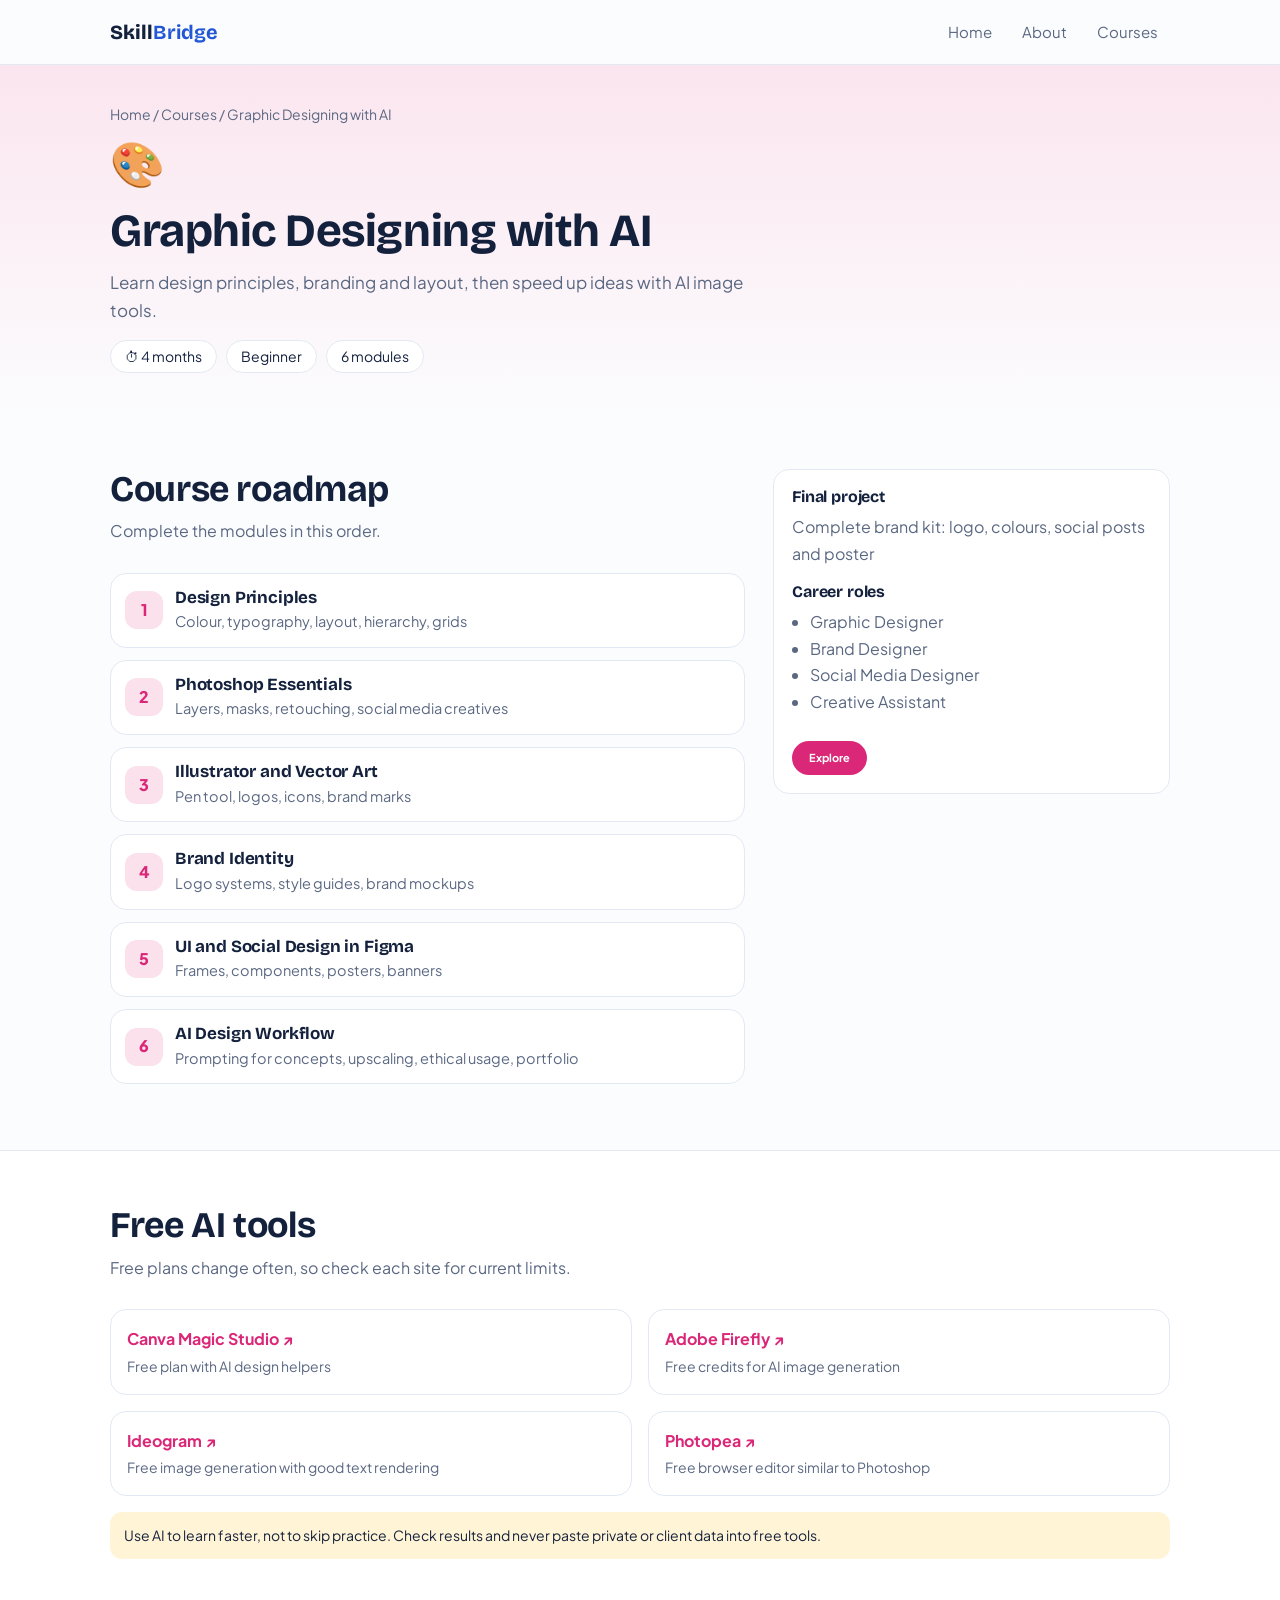
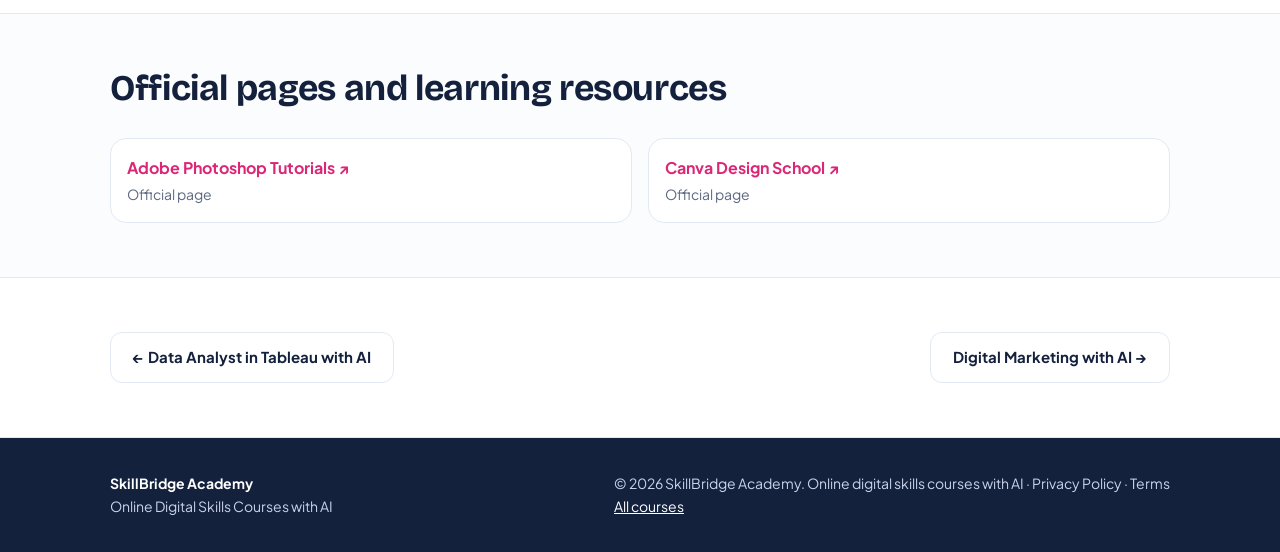
<file: skillbridge-academy/pages/graphic-design.html>
<!DOCTYPE html>
<html lang="en">

<head>
    <meta charset="utf-8">
    <meta name="viewport" content="width=device-width, initial-scale=1">

    <title>
       Graphic Design Course with AI for Beginners – 4-Month Roadmap | SkillBridge Academy
    </title>

    <meta
        name="description"
        content="Learn design principles, branding and layout with AI image tools. 4-month project-based course for beginners. See the full roadmap and syllabus."
    >

    <link rel="preconnect" href="https://fonts.googleapis.com">

    <link
        href="https://fonts.googleapis.com/css2?family=Bricolage+Grotesque:wght@600;800&family=Plus+Jakarta+Sans:wght@400;500;700&display=swap"
        rel="stylesheet"
    >

    <link rel="stylesheet" href="../assets/style.css">
</head>

<body style="--a:#db2777">

    <!-- Header / Navigation -->
    <header class="nav">
        <div class="w">

            <a class="brand" href="../index.html">
                Skill<b>Bridge</b>
            </a>

            <button class="tg" aria-label="Menu">
                Menu
            </button>

            <nav class="menu">
                <a href="../index.html">Home</a>

                <a href="../index.html#about">About</a>

                <a href="../index.html#courses">Courses</a>

                <!-- <a class="cta" href="../index.html#contact">
                    Book a free demo
                </a> -->
            </nav>

        </div>
    </header>

    <main>

        <!-- Course Page Header -->
        <div class="ph">
            <div class="w">

                <div class="crumb">
                    <a href="../index.html">Home</a>
                    /
                    <a href="../index.html#courses">Courses</a>
                    /
                    Graphic Designing with AI
                </div>

                <div class="ic">🎨</div>

                <h1>Graphic Designing with AI</h1>

                <p>
                    Learn design principles, branding and layout,
                    then speed up ideas with AI image tools.
                </p>

                <span class="chip">⏱ 4 months</span>

                <span class="chip">Beginner</span>

                <span class="chip">6 modules</span>

            </div>
        </div>

        <!-- Course Roadmap -->
        <section>
            <div class="w lay">

                <div>

                    <div class="hd">
                        <h2>Course roadmap</h2>

                        <p>
                            Complete the modules in this order.
                        </p>
                    </div>

                    <!-- Module 1 -->
                    <div class="mod">
                        <div class="n">1</div>

                        <div>
                            <h3>Design Principles</h3>

                            <p>
                                Colour, typography, layout, hierarchy, grids
                            </p>
                        </div>
                    </div>

                    <!-- Module 2 -->
                    <div class="mod">
                        <div class="n">2</div>

                        <div>
                            <h3>Photoshop Essentials</h3>

                            <p>
                                Layers, masks, retouching,
                                social media creatives
                            </p>
                        </div>
                    </div>

                    <!-- Module 3 -->
                    <div class="mod">
                        <div class="n">3</div>

                        <div>
                            <h3>Illustrator and Vector Art</h3>

                            <p>
                                Pen tool, logos, icons, brand marks
                            </p>
                        </div>
                    </div>

                    <!-- Module 4 -->
                    <div class="mod">
                        <div class="n">4</div>

                        <div>
                            <h3>Brand Identity</h3>

                            <p>
                                Logo systems, style guides, brand mockups
                            </p>
                        </div>
                    </div>

                    <!-- Module 5 -->
                    <div class="mod">
                        <div class="n">5</div>

                        <div>
                            <h3>UI and Social Design in Figma</h3>

                            <p>
                                Frames, components, posters, banners
                            </p>
                        </div>
                    </div>

                    <!-- Module 6 -->
                    <div class="mod">
                        <div class="n">6</div>

                        <div>
                            <h3>AI Design Workflow</h3>

                            <p>
                                Prompting for concepts, upscaling,
                                ethical usage, portfolio
                            </p>
                        </div>
                    </div>

                </div>

                <!-- Course Sidebar -->
                <aside class="side">

                    <h3>Final project</h3>

                    <p style="margin:0 0 16px;color:var(--mu)">
                        Complete brand kit: logo, colours,
                        social posts and poster
                    </p>

                    <h3>Career roles</h3>

                    <ul>
                        <li>Graphic Designer</li>
                        <li>Brand Designer</li>
                        <li>Social Media Designer</li>
                        <li>Creative Assistant</li>
                    </ul>

                    <a
                                    class="mod-btn"
                                    href="Modules/Graphic_Designing_with_AI.pdf"
                                    download
                                    style="
                                        background: var(--a);
                                        color: #ffffff;
                                        display: inline-flex;
                                        align-items: center;
                                        justify-content: center;
                                        padding: 7px 16px;
                                        border-radius: 999px;
                                        font-size: 11px;
                                        font-weight: 700;
                                        text-decoration: none;
                                        margin-top: 10px;
                                        border: 1px solid transparent;
                                        transition: all 0.25s ease;
                                        cursor: pointer;
                                    "
                                >
                                    Explore
                                </a>

                </aside>

            </div>
        </section>

        <!-- Free AI Tools -->
        <section class="alt">
            <div class="w">

                <div class="hd">
                    <h2>Free AI tools</h2>

                    <p>
                        Free plans change often, so check each site
                        for current limits.
                    </p>
                </div>

                <div class="g2">

                    <a
                        class="tl"
                        href="https://www.canva.com"
                        target="_blank"
                        rel="noopener noreferrer"
                    >
                        <b>Canva Magic Studio ↗</b>

                        <span>
                            Free plan with AI design helpers
                        </span>
                    </a>

                    <a
                        class="tl"
                        href="https://firefly.adobe.com"
                        target="_blank"
                        rel="noopener noreferrer"
                    >
                        <b>Adobe Firefly ↗</b>

                        <span>
                            Free credits for AI image generation
                        </span>
                    </a>

                    <a
                        class="tl"
                        href="https://ideogram.ai"
                        target="_blank"
                        rel="noopener noreferrer"
                    >
                        <b>Ideogram ↗</b>

                        <span>
                            Free image generation with good text rendering
                        </span>
                    </a>

                    <a
                        class="tl"
                        href="https://www.photopea.com"
                        target="_blank"
                        rel="noopener noreferrer"
                    >
                        <b>Photopea ↗</b>

                        <span>
                            Free browser editor similar to Photoshop
                        </span>
                    </a>

                </div>

                <div class="note">
                    Use AI to learn faster, not to skip practice.
                    Check results and never paste private or client
                    data into free tools.
                </div>

            </div>
        </section>

        <!-- Official Learning Resources -->
        <section>
            <div class="w">

                <div class="hd">
                    <h2>Official pages and learning resources</h2>
                </div>

                <div class="g2">

                    <a
                        class="tl"
                        href="https://helpx.adobe.com/photoshop/tutorials.html"
                        target="_blank"
                        rel="noopener noreferrer"
                    >
                        <b>Adobe Photoshop Tutorials ↗</b>

                        <span>Official page</span>
                    </a>

                    <a
                        class="tl"
                        href="https://www.canva.com/designschool/"
                        target="_blank"
                        rel="noopener noreferrer"
                    >
                        <b>Canva Design School ↗</b>

                        <span>Official page</span>
                    </a>

                </div>

            </div>
        </section>

        <!-- Previous and Next Courses -->
        <section class="alt">
            <div class="w pn">

                <a class="btn o" href="tableau.html">
                    ← Data Analyst in Tableau with AI
                </a>

                <a class="btn o" href="digital-marketing.html">
                    Digital Marketing with AI →
                </a>

            </div>
        </section>

    </main>

    <!-- Footer -->
    <footer class="ft">
        <div class="w">

            <div>
                <b style="color:#fff">
                    SkillBridge Academy
                </b>

                <br>Online Digital Skills Courses with AI
            </div>

            <div>
                © 2026 SkillBridge Academy. Online digital skills courses with AI · Privacy Policy · Terms
                <br>

                <a href="../index.html#courses">
                    All courses
                </a>
            </div>

        </div>
    </footer>

    <!-- JavaScript -->
    <script src="../assets/app.js"></script>

</body>

</html>
</file>
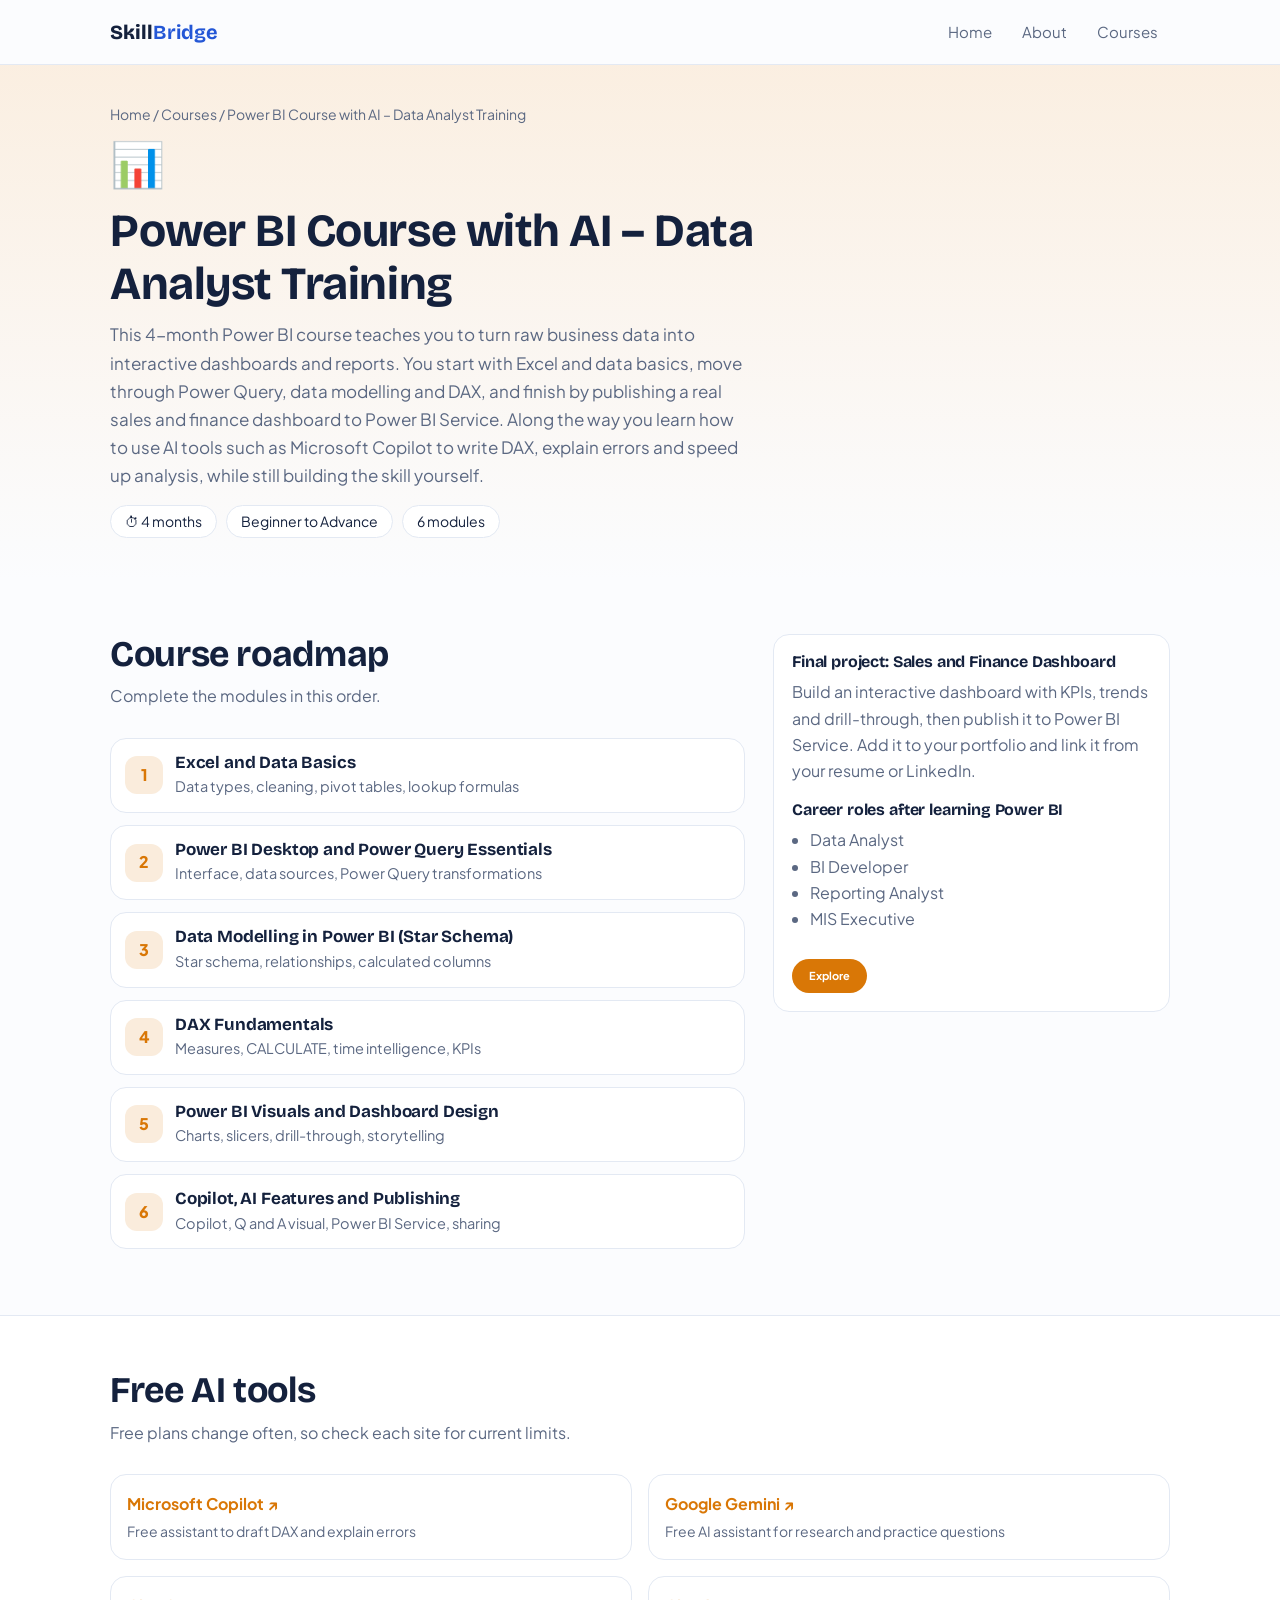
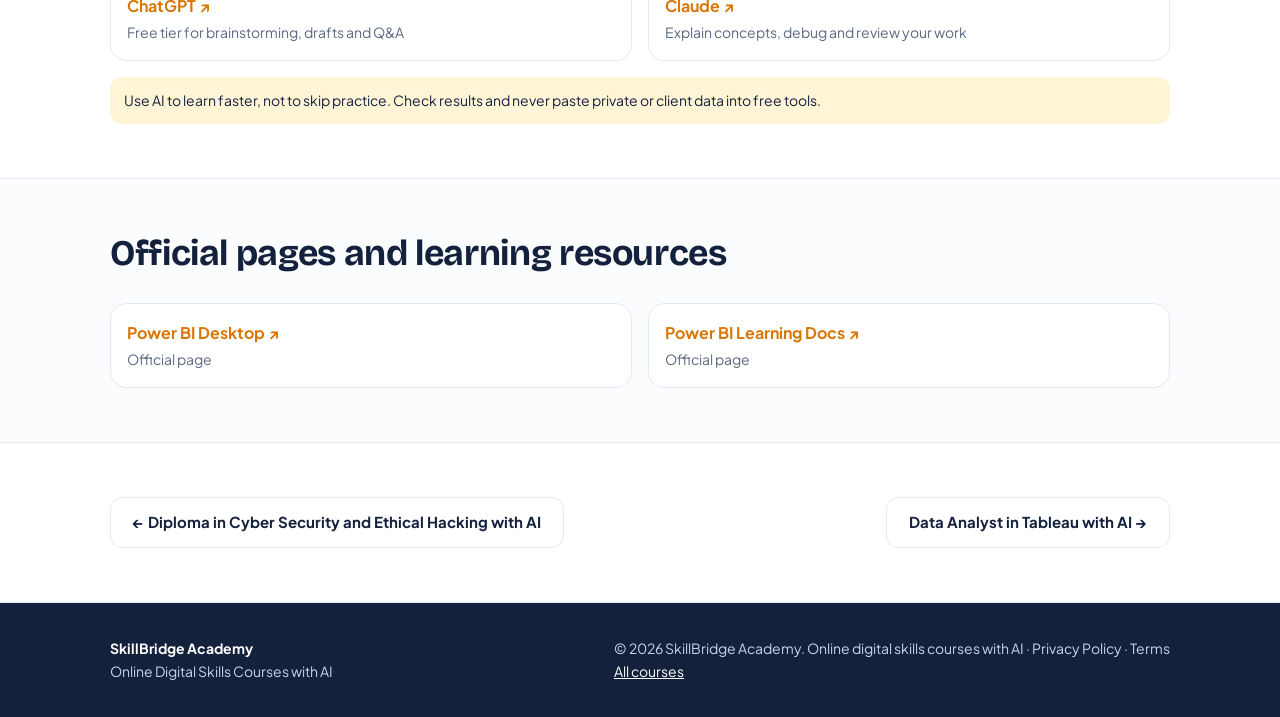
<file: skillbridge-academy/pages/power-bi.html>
<!DOCTYPE html>
<html lang="en">
    <head>
        <meta charset="utf-8">
        <meta name="viewport" content="width=device-width, initial-scale=1">

        <title>Power BI Course with AI for Beginner to Advance – 4-Month Roadmap | SkillBridge Academy</title>

        <meta
            name="description"
            content="Learn Power BI, DAX and dashboards with AI-assisted analysis. 4-month project-based course for beginners. See the full roadmap and syllabus."
        >

        <link rel="preconnect" href="https://fonts.googleapis.com">

        <link
            href="https://fonts.googleapis.com/css2?family=Bricolage+Grotesque:wght@600;800&family=Plus+Jakarta+Sans:wght@400;500;700&display=swap"
            rel="stylesheet"
        >

        <link rel="stylesheet" href="../assets/style.css">
    </head>

    <body style="--a:#d97706">

        <!-- Header and Navigation -->
        <header class="nav">
            <div class="w">
                <a class="brand" href="../index.html">
                    Skill<b>Bridge</b>
                </a>

                <button class="tg" aria-label="Menu">
                    Menu
                </button>

                <nav class="menu">
                    <a href="../index.html">Home</a>
                    <a href="../index.html#about">About</a>
                    <a href="../index.html#courses">Courses</a>

                    <!--
                    <a class="cta" href="../index.html#contact">
                        Book a free demo
                    </a>
                    -->
                </nav>
            </div>
        </header>

        <!-- Main Content -->
        <main>

            <!-- Course Hero Section -->
            <div class="ph">
                <div class="w">

                    <div class="crumb">
                        <a href="../index.html">Home</a> /
                        <a href="../index.html#courses">Courses</a> /
                        Power BI Course with AI – Data Analyst Training
                    </div>

                    <div class="ic">📊</div>

                    <h1>Power BI Course with AI – Data Analyst Training</h1>

                    <p>
                        This 4-month Power BI course teaches you to turn raw business data into interactive dashboards and reports. You start with Excel and data basics, move through Power Query, data modelling and DAX, and finish by publishing a real sales and finance dashboard to Power BI Service. Along the way you learn how to use AI tools such as Microsoft Copilot to write DAX, explain errors and speed up analysis, while still building the skill yourself.
                    </p>

                    <span class="chip">⏱ 4 months</span>
                    <span class="chip">Beginner to Advance</span>
                    <span class="chip">6 modules</span>

                </div>
            </div>

            <!-- Course Roadmap Section -->
            <section>
                <div class="w lay">

                    <!-- Course Modules -->
                    <div>
                        <div class="hd">
                            <h2>Course roadmap</h2>
                            <p>Complete the modules in this order.</p>
                        </div>

                        <div class="mod">
                            <div class="n">1</div>
                            <div>
                                <h3>Excel and Data Basics</h3>
                                <p>
                                    Data types, cleaning, pivot tables,
                                    lookup formulas
                                </p>
                            </div>
                        </div>

                        <div class="mod">
                            <div class="n">2</div>
                            <div>
                                <h3>Power BI Desktop and Power Query Essentials</h3>
                                <p>
                                    Interface, data sources,
                                    Power Query transformations
                                </p>
                            </div>
                             
                        </div>

                        <div class="mod">
                            <div class="n">3</div>
                            <div>
                                <h3>Data Modelling in Power BI (Star Schema)</h3>
                                <p>
                                    Star schema, relationships,
                                    calculated columns
                                </p>
                            </div>
                            
                        </div>

                        <div class="mod">
                            <div class="n">4</div>
                            <div>
                                <h3>DAX Fundamentals</h3>
                                <p>
                                    Measures, CALCULATE,
                                    time intelligence, KPIs
                                </p>
                            </div>
                             
                        </div>

                        <div class="mod">
                            <div class="n">5</div>
                            <div>
                                <h3>Power BI Visuals and Dashboard Design</h3>
                                <p>
                                    Charts, slicers, drill-through,
                                    storytelling
                                </p>
                            </div>
                            
                        </div>

                        <div class="mod">
                            <div class="n">6</div>
                            <div>
                                <h3>Copilot, AI Features and Publishing</h3>
                                <p>
                                    Copilot, Q and A visual,
                                    Power BI Service, sharing
                                </p>
                            </div>
                            
                        </div>
                        
                    </div>

                    <!-- Course Sidebar -->
                    <aside class="side">

                        <h3>Final project: Sales and Finance Dashboard</h3>

                        <p style="margin:0 0 16px;color:var(--mu)">
                           Build an interactive dashboard with KPIs, trends and drill-through, then publish it to Power BI Service. Add it to your portfolio and link it from your resume or LinkedIn.
                        </p>

                        <h3>Career roles after learning Power BI</h3>

                        <ul>
                            <li>Data Analyst</li>
                            <li>BI Developer</li>
                            <li>Reporting Analyst</li>
                            <li>MIS Executive</li>
                        </ul>

                        <a
                                    class="mod-btn"
                                    href="Modules/Data_Analyst_Power_BI_with_AI.pdf"
                                    download
                                    style="
                                        background: var(--a);
                                        color: #ffffff;
                                        display: inline-flex;
                                        align-items: center;
                                        justify-content: center;
                                        padding: 7px 16px;
                                        border-radius: 999px;
                                        font-size: 11px;
                                        font-weight: 700;
                                        text-decoration: none;
                                        margin-top: 10px;
                                        border: 1px solid transparent;
                                        transition: all 0.25s ease;
                                        cursor: pointer;
                                    "
                                >
                                    Explore
                                </a>

                    </aside>

                </div>
            </section>

            <!-- Free AI Tools Section -->
            <section class="alt">
                <div class="w">

                    <div class="hd">
                        <h2>Free AI tools</h2>
                        <p>
                            Free plans change often, so check each site
                            for current limits.
                        </p>
                    </div>

                    <div class="g2">

                        <a
                            class="tl"
                            href="https://copilot.microsoft.com"
                            target="_blank"
                            rel="noopener noreferrer"
                        >
                            <b>Microsoft Copilot ↗</b>
                            <span>
                                Free assistant to draft DAX and explain errors
                            </span>
                        </a>

                        <a
                            class="tl"
                            href="https://gemini.google.com"
                            target="_blank"
                            rel="noopener noreferrer"
                        >
                            <b>Google Gemini ↗</b>
                            <span>
                                Free AI assistant for research
                                and practice questions
                            </span>
                        </a>

                        <a
                            class="tl"
                            href="https://chatgpt.com"
                            target="_blank"
                            rel="noopener noreferrer"
                        >
                            <b>ChatGPT ↗</b>
                            <span>
                                Free tier for brainstorming,
                                drafts and Q&amp;A
                            </span>
                        </a>

                        <a
                            class="tl"
                            href="https://claude.ai"
                            target="_blank"
                            rel="noopener noreferrer"
                        >
                            <b>Claude ↗</b>
                            <span>
                                Explain concepts, debug
                                and review your work
                            </span>
                        </a>

                    </div>

                    <div class="note">
                        Use AI to learn faster, not to skip practice.
                        Check results and never paste private or client
                        data into free tools.
                    </div>

                </div>
            </section>

            <!-- Official Learning Resources Section -->
            <section>
                <div class="w">

                    <div class="hd">
                        <h2>Official pages and learning resources</h2>
                    </div>

                    <div class="g2">

                        <a
                            class="tl"
                            href="https://www.microsoft.com/power-platform/products/power-bi/desktop"
                            target="_blank"
                            rel="noopener noreferrer"
                        >
                            <b>Power BI Desktop ↗</b>
                            <span>Official page</span>
                        </a>

                        <a
                            class="tl"
                            href="https://learn.microsoft.com/power-bi/"
                            target="_blank"
                            rel="noopener noreferrer"
                        >
                            <b>Power BI Learning Docs ↗</b>
                            <span>Official page</span>
                        </a>

                    </div>

                </div>
            </section>

            <!-- Previous and Next Course Navigation -->
            <section class="alt">
                <div class="w pn">

                    <a class="btn o" href="cyber-security.html">
                        ← Diploma in Cyber Security and Ethical Hacking with AI
                    </a>

                    <a class="btn o" href="tableau.html">
                        Data Analyst in Tableau with AI →
                    </a>

                </div>
            </section>

        </main>

        <!-- Footer -->
        <footer class="ft">
            <div class="w">

                <div>
                    <b style="color:#fff">SkillBridge Academy</b>
                    <br>
                    Online Digital Skills Courses with AI
                </div>

                <div>
                    © 2026 SkillBridge Academy. Online digital skills courses with AI · Privacy Policy · Terms
                    <br>
                    <a href="../index.html#courses">All courses</a>
                </div>

            </div>
        </footer>

        <!-- JavaScript -->
        <script src="../assets/app.js"></script>

    </body>
</html>
</file>
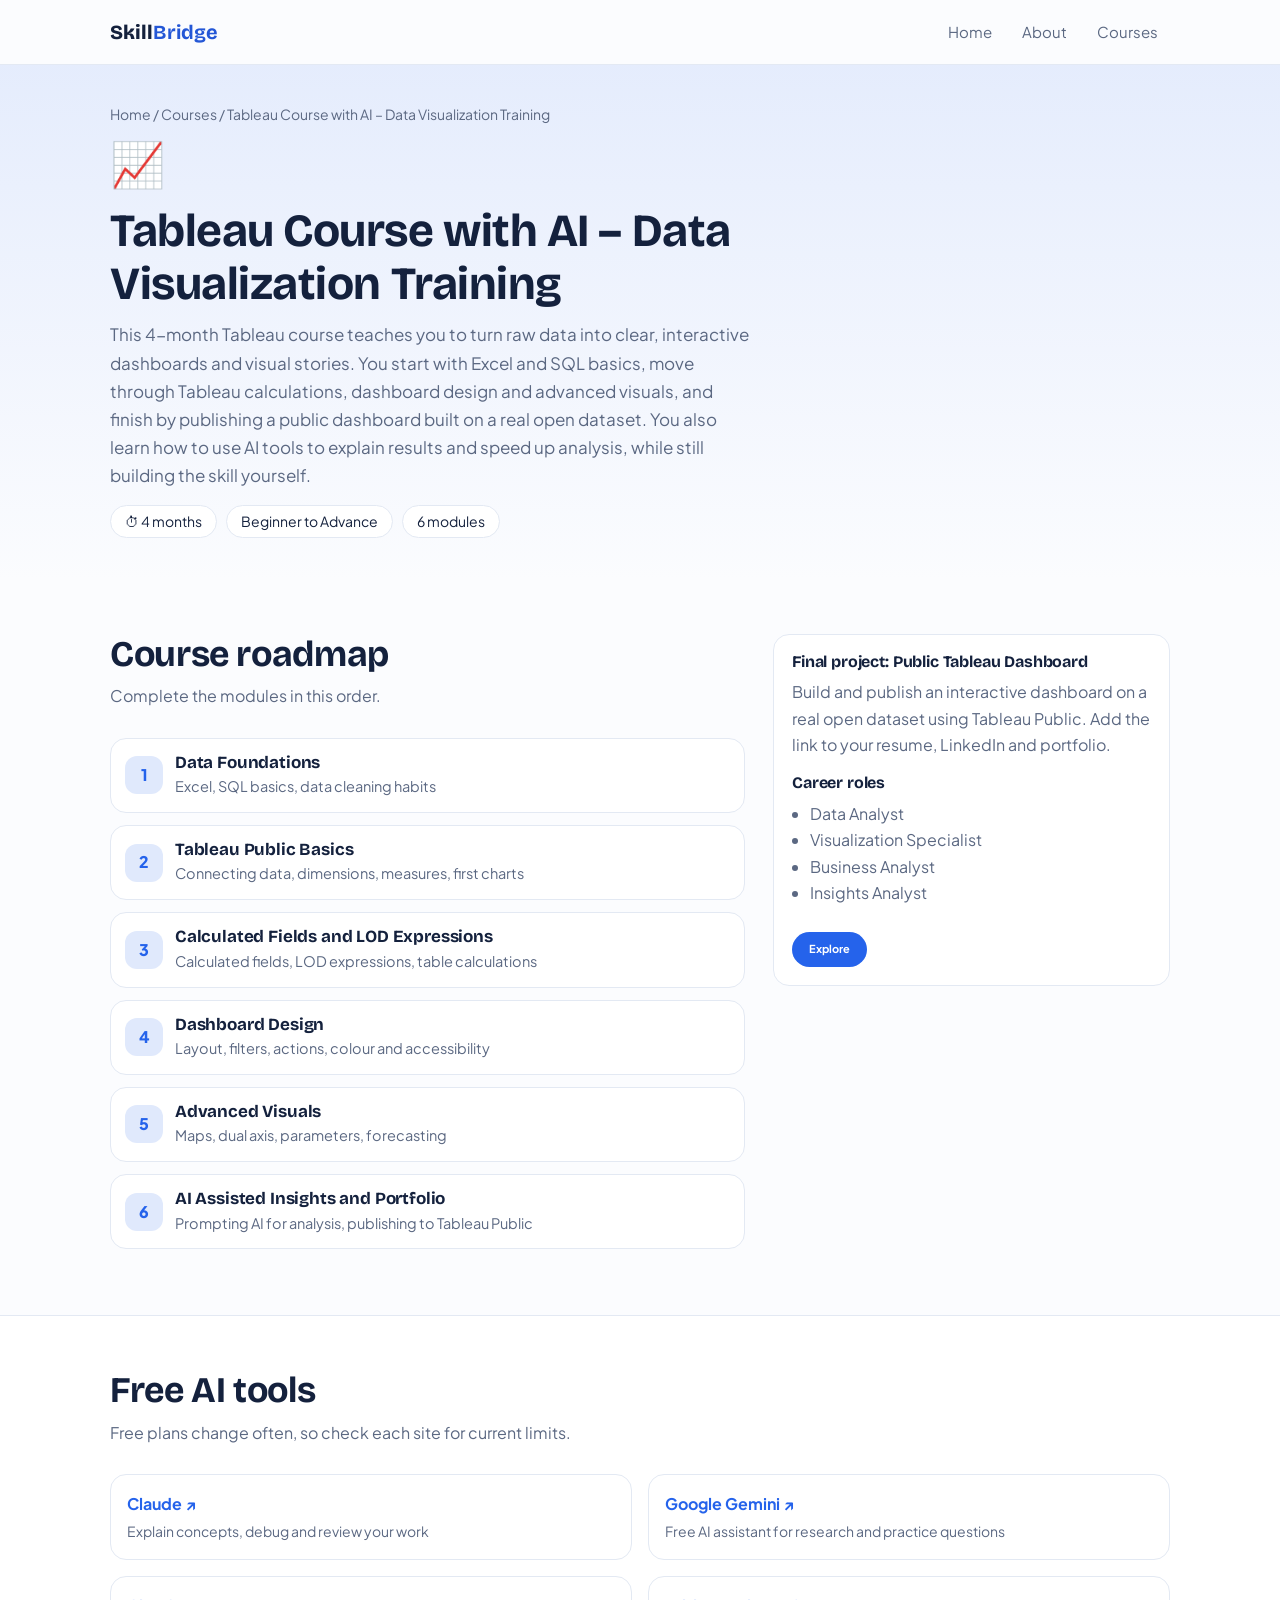
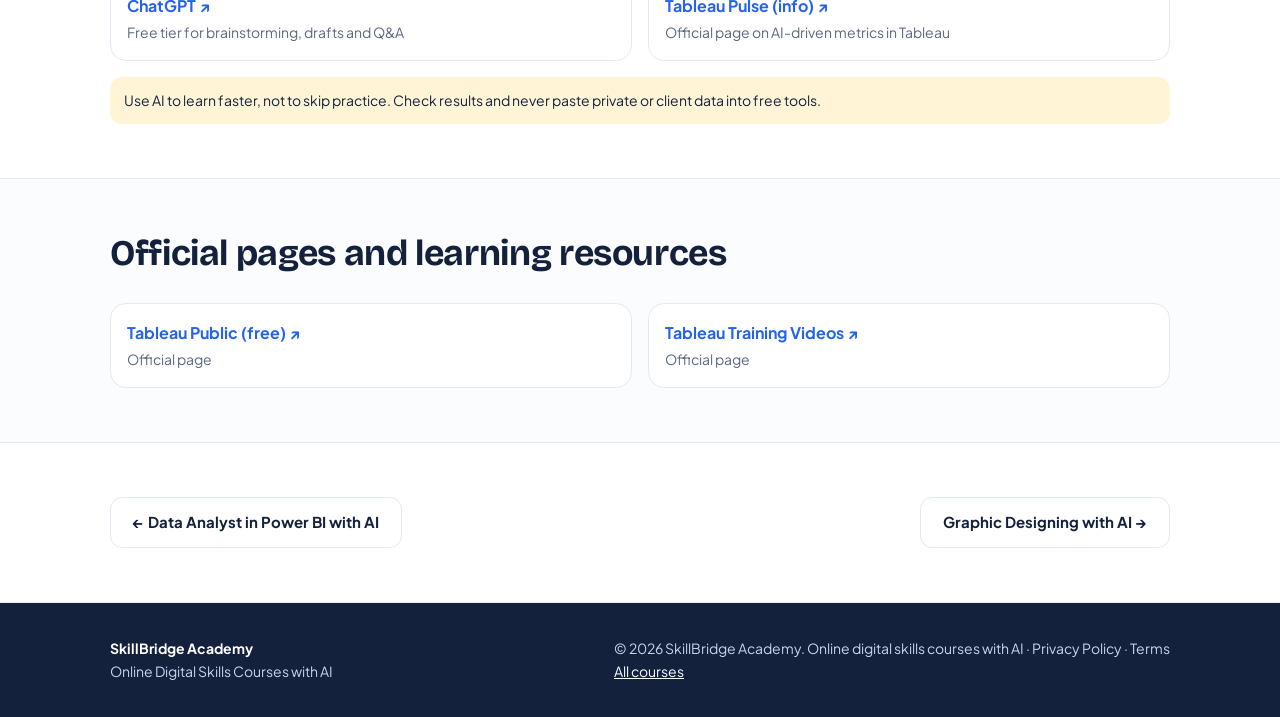
<file: skillbridge-academy/pages/tableau.html>
<!DOCTYPE html>
<html lang="en">

<head>
    <meta charset="utf-8">
    <meta name="viewport" content="width=device-width, initial-scale=1">

    <title>
        Tableau Course with AI for Beginners to Advance – 4-Month Roadmap | SkillBridge Academy
    </title>

    <meta
        name="description"
        content="Learn Tableau, data visualization and storytelling with AI-assisted analysis. 4-month project-based course for beginners. See the full roadmap and syllabus."
    >

    <link rel="preconnect" href="https://fonts.googleapis.com">

    <link
        href="https://fonts.googleapis.com/css2?family=Bricolage+Grotesque:wght@600;800&family=Plus+Jakarta+Sans:wght@400;500;700&display=swap"
        rel="stylesheet"
    >

    <link rel="stylesheet" href="../assets/style.css">
</head>

<body style="--a:#2563eb">

    <!-- Header / Navigation -->
    <header class="nav">
        <div class="w">

            <a class="brand" href="../index.html">
                Skill<b>Bridge</b>
            </a>

            <button class="tg" aria-label="Menu">
                Menu
            </button>

            <nav class="menu">
                <a href="../index.html">Home</a>
                <a href="../index.html#about">About</a>
                <a href="../index.html#courses">Courses</a>

                <!-- <a class="cta" href="../index.html#contact">
                    Book a free demo
                </a> -->
            </nav>

        </div>
    </header>

    <main>

        <!-- Course Page Header -->
        <div class="ph">
            <div class="w">

                <div class="crumb">
                    <a href="../index.html">Home</a>
                    /
                    <a href="../index.html#courses">Courses</a>
                    /
                    Tableau Course with AI – Data Visualization Training
                </div>

                <div class="ic">📈</div>

                <h1>Tableau Course with AI – Data Visualization Training</h1>

                <p>
                    This 4-month Tableau course teaches you to turn raw data into clear, interactive dashboards and visual stories. You start with Excel and SQL basics, move through Tableau calculations, dashboard design and advanced visuals, and finish by publishing a public dashboard built on a real open dataset. You also learn how to use AI tools to explain results and speed up analysis, while still building the skill yourself.
                </p>

                <span class="chip">⏱ 4 months</span>
                <span class="chip">Beginner to Advance</span>
                <span class="chip">6 modules</span>

            </div>
        </div>

        <!-- Course Roadmap -->
        <section>
            <div class="w lay">

                <div>

                    <div class="hd">
                        <h2>Course roadmap</h2>
                        <p>Complete the modules in this order.</p>
                    </div>

                    <!-- Module 1 -->
                    <div class="mod">
                        <div class="n">1</div>

                        <div>
                            <h3>Data Foundations</h3>
                            <p>
                                Excel, SQL basics, data cleaning habits
                            </p>
                        </div>
                    </div>

                    <!-- Module 2 -->
                    <div class="mod">
                        <div class="n">2</div>

                        <div>
                            <h3>Tableau Public Basics</h3>
                            <p>
                                Connecting data, dimensions, measures,
                                first charts
                            </p>
                        </div>
                    </div>

                    <!-- Module 3 -->
                    <div class="mod">
                        <div class="n">3</div>

                        <div>
                            <h3>Calculated Fields and LOD Expressions</h3>
                            <p>
                                Calculated fields, LOD expressions,
                                table calculations
                            </p>
                        </div>
                    </div>

                    <!-- Module 4 -->
                    <div class="mod">
                        <div class="n">4</div>

                        <div>
                            <h3>Dashboard Design</h3>
                            <p>
                                Layout, filters, actions, colour
                                and accessibility
                            </p>
                        </div>
                    </div>

                    <!-- Module 5 -->
                    <div class="mod">
                        <div class="n">5</div>

                        <div>
                            <h3>Advanced Visuals</h3>
                            <p>
                                Maps, dual axis, parameters, forecasting
                            </p>
                        </div>
                    </div>

                    <!-- Module 6 -->
                    <div class="mod">
                        <div class="n">6</div>

                        <div>
                            <h3>AI Assisted Insights and Portfolio</h3>
                            <p>
                                Prompting AI for analysis,
                                publishing to Tableau Public
                            </p>
                        </div>
                    </div>

                </div>

                <!-- Sidebar -->
                <aside class="side">

                    <h3>Final project: Public Tableau Dashboard</h3>

                    <p style="margin:0 0 16px;color:var(--mu)">
                        Build and publish an interactive dashboard on a real open dataset using Tableau Public. Add the link to your resume, LinkedIn and portfolio.
                    </p>

                    <h3>Career roles</h3>

                    <ul>
                        <li>Data Analyst</li>
                        <li>Visualization Specialist</li>
                        <li>Business Analyst</li>
                        <li>Insights Analyst</li>
                    </ul>

                    <a
                                    class="mod-btn"
                                    href="Modules/Data_Analyst_Tableau_with_AI.pdf"
                                    download
                                    style="
                                        background: var(--a);
                                        color: #ffffff;
                                        display: inline-flex;
                                        align-items: center;
                                        justify-content: center;
                                        padding: 7px 16px;
                                        border-radius: 999px;
                                        font-size: 11px;
                                        font-weight: 700;
                                        text-decoration: none;
                                        margin-top: 10px;
                                        border: 1px solid transparent;
                                        transition: all 0.25s ease;
                                        cursor: pointer;
                                    "
                                >
                                    Explore
                                </a>

                </aside>

            </div>
        </section>

        <!-- Free AI Tools -->
        <section class="alt">
            <div class="w">

                <div class="hd">
                    <h2>Free AI tools</h2>

                    <p>
                        Free plans change often, so check each site
                        for current limits.
                    </p>
                </div>

                <div class="g2">

                    <a
                        class="tl"
                        href="https://claude.ai"
                        target="_blank"
                        rel="noopener noreferrer"
                    >
                        <b>Claude ↗</b>
                        <span>
                            Explain concepts, debug and review your work
                        </span>
                    </a>

                    <a
                        class="tl"
                        href="https://gemini.google.com"
                        target="_blank"
                        rel="noopener noreferrer"
                    >
                        <b>Google Gemini ↗</b>
                        <span>
                            Free AI assistant for research
                            and practice questions
                        </span>
                    </a>

                    <a
                        class="tl"
                        href="https://chatgpt.com"
                        target="_blank"
                        rel="noopener noreferrer"
                    >
                        <b>ChatGPT ↗</b>
                        <span>
                            Free tier for brainstorming,
                            drafts and Q&amp;A
                        </span>
                    </a>

                    <a
                        class="tl"
                        href="https://www.tableau.com/products/tableau-pulse"
                        target="_blank"
                        rel="noopener noreferrer"
                    >
                        <b>Tableau Pulse (info) ↗</b>
                        <span>
                            Official page on AI-driven metrics in Tableau
                        </span>
                    </a>

                </div>

                <div class="note">
                    Use AI to learn faster, not to skip practice.
                    Check results and never paste private or client data
                    into free tools.
                </div>

            </div>
        </section>

        <!-- Official Learning Resources -->
        <section>
            <div class="w">

                <div class="hd">
                    <h2>Official pages and learning resources</h2>
                </div>

                <div class="g2">

                    <a
                        class="tl"
                        href="https://public.tableau.com"
                        target="_blank"
                        rel="noopener noreferrer"
                    >
                        <b>Tableau Public (free) ↗</b>
                        <span>Official page</span>
                    </a>

                    <a
                        class="tl"
                        href="https://www.tableau.com/learn/training"
                        target="_blank"
                        rel="noopener noreferrer"
                    >
                        <b>Tableau Training Videos ↗</b>
                        <span>Official page</span>
                    </a>

                </div>

            </div>
        </section>

        <!-- Previous / Next Course Navigation -->
        <section class="alt">
            <div class="w pn">

                <a class="btn o" href="power-bi.html">
                    ← Data Analyst in Power BI with AI
                </a>

                <a class="btn o" href="graphic-design.html">
                    Graphic Designing with AI →
                </a>

            </div>
        </section>

    </main>

    <!-- Footer -->
    <footer class="ft">
        <div class="w">

            <div>
                <b style="color:#fff">SkillBridge Academy</b>
                <br>
                Online Digital Skills Courses with AI
            </div>

            <div>
                © 2026 SkillBridge Academy. Online digital skills courses with AI · Privacy Policy · Terms
                <br>
                <a href="../index.html#courses">All courses</a>
            </div>

        </div>
    </footer>

    <!-- JavaScript -->
    <script src="../assets/app.js"></script>

</body>
</html>
</file>
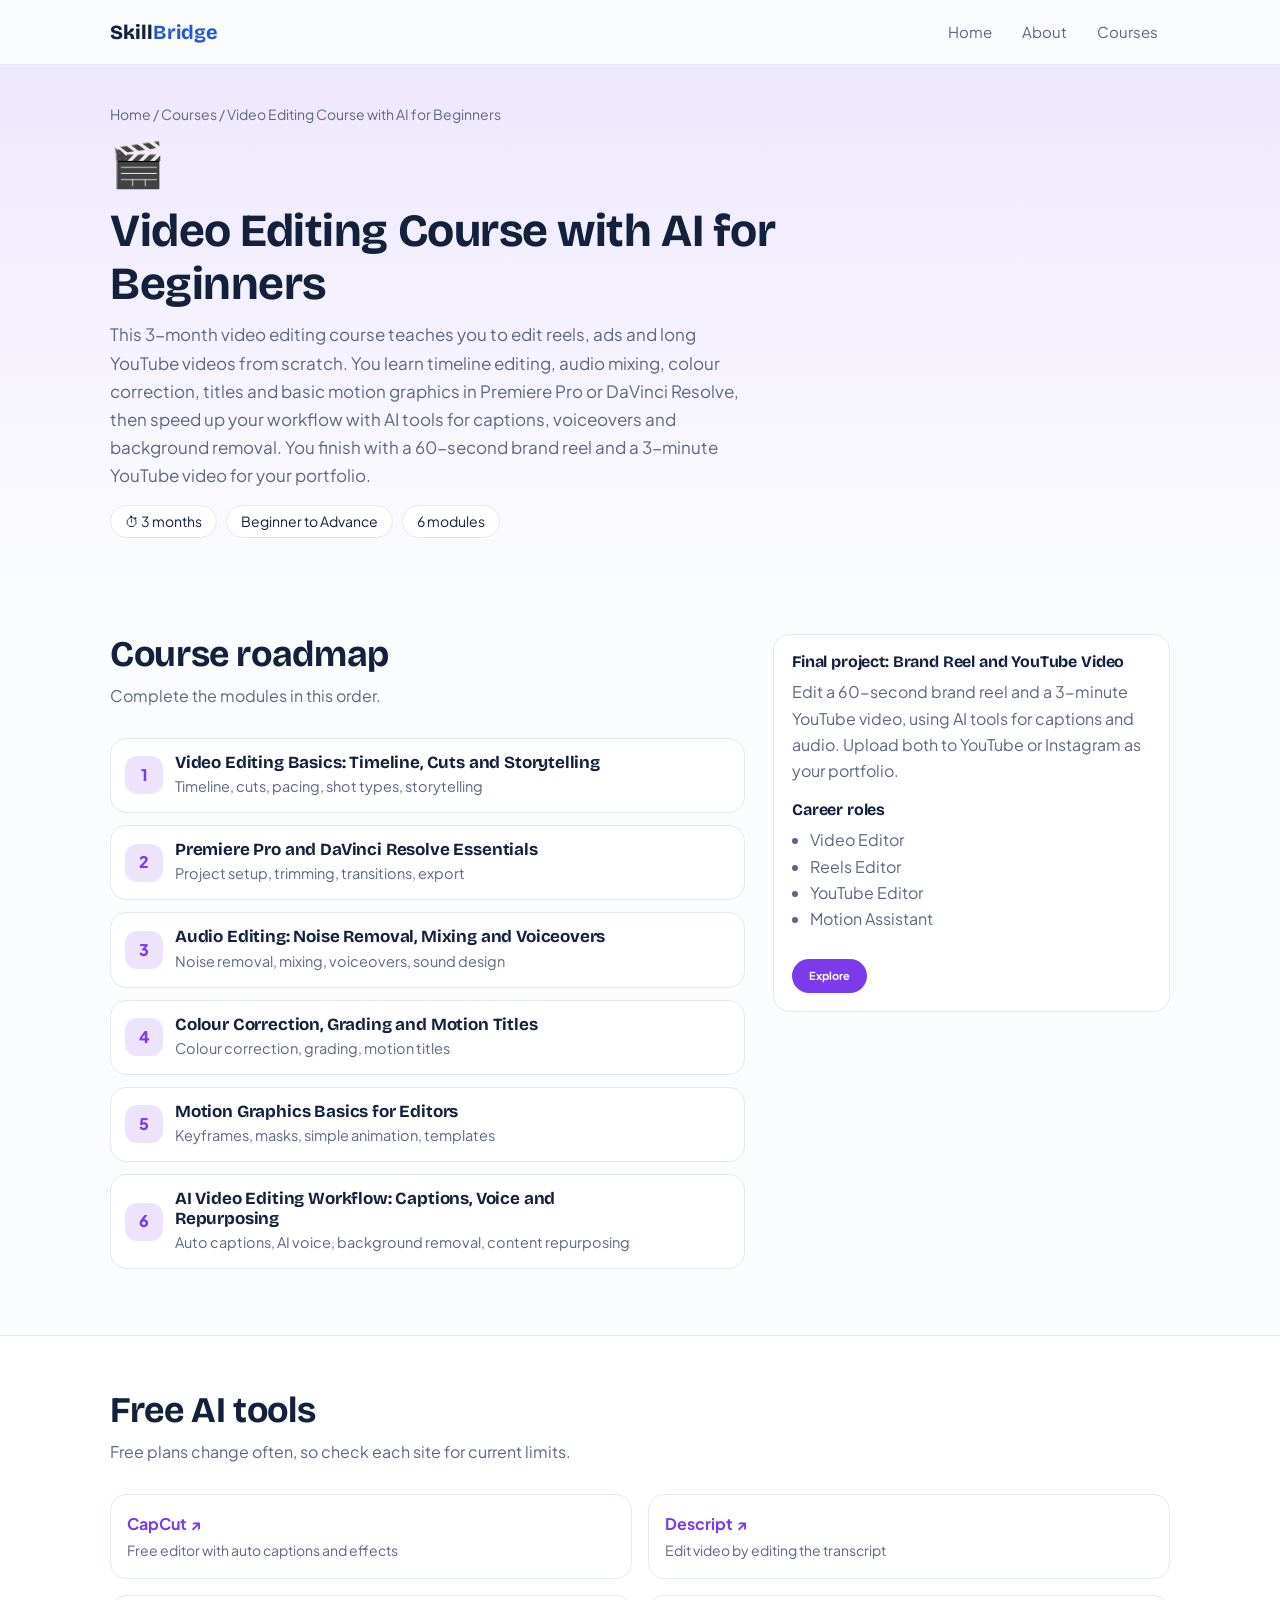
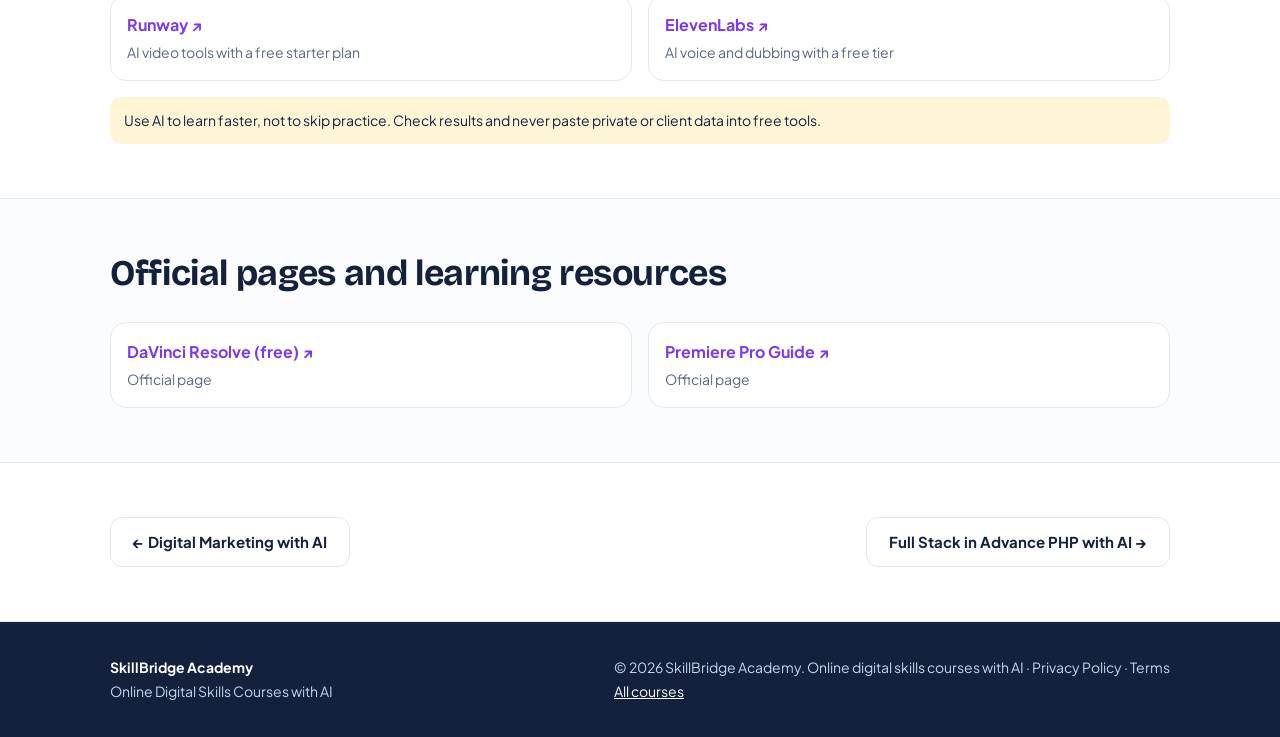
<file: skillbridge-academy/pages/video-editing.html>
<!DOCTYPE html>
<html lang="en">
<head>
    <meta charset="utf-8">
    <meta name="viewport" content="width=device-width, initial-scale=1">

    <title>Video Editing Course with AI for Beginner to Advance – 3-Month Roadmap | SkillBridge Academy</title>

    <meta
        name="description"
        content="Learn to edit reels, ads and long videos with AI captions, audio and effects. 3-month project-based course for beginners. See the full roadmap and syllabus."
    >

    <link rel="preconnect" href="https://fonts.googleapis.com">

    <link
        href="https://fonts.googleapis.com/css2?family=Bricolage+Grotesque:wght@600;800&family=Plus+Jakarta+Sans:wght@400;500;700&display=swap"
        rel="stylesheet"
    >

    <link rel="stylesheet" href="../assets/style.css">
</head>

<body style="--a:#7c3aed">

    <!-- Header / Navigation -->
    <header class="nav">
        <div class="w">

            <a class="brand" href="../index.html">
                Skill<b>Bridge</b>
            </a>

            <button class="tg" aria-label="Menu">
                Menu
            </button>

            <nav class="menu">
                <a href="../index.html">Home</a>
                <a href="../index.html#about">About</a>
                <a href="../index.html#courses">Courses</a>

                <!-- <a class="cta" href="../index.html#contact">
                    Book a free demo
                </a> -->
            </nav>

        </div>
    </header>

    <!-- Main Content -->
    <main>

        <!-- Course Hero Section -->
        <div class="ph">
            <div class="w">

                <div class="crumb">
                    <a href="../index.html">Home</a> /
                    <a href="../index.html#courses">Courses</a> /
                    Video Editing Course with AI for Beginners
                </div>

                <div class="ic">🎬</div>

                <h1>Video Editing Course with AI for Beginners</h1>

                <p>
                    This 3-month video editing course teaches you to edit reels, ads and long YouTube videos from scratch. You learn timeline editing, audio mixing, colour correction, titles and basic motion graphics in Premiere Pro or DaVinci Resolve, then speed up your workflow with AI tools for captions, voiceovers and background removal. You finish with a 60-second brand reel and a 3-minute YouTube video for your portfolio.
                </p>

                <span class="chip">⏱ 3 months</span>
                <span class="chip">Beginner to Advance</span>
                <span class="chip">6 modules</span>

            </div>
        </div>

        <!-- Course Roadmap Section -->
        <section>
            <div class="w lay">

                <!-- Course Modules -->
                <div>

                    <div class="hd">
                        <h2>Course roadmap</h2>
                        <p>Complete the modules in this order.</p>
                    </div>

                    <!-- Module 1 -->
                    <div class="mod">
                        <div class="n">1</div>

                        <div>
                            <h3>Video Editing Basics: Timeline, Cuts and Storytelling</h3>
                            <p>
                                Timeline, cuts, pacing, shot types, storytelling
                            </p>
                        </div>
                    </div>

                    <!-- Module 2 -->
                    <div class="mod">
                        <div class="n">2</div>

                        <div>
                            <h3>Premiere Pro and DaVinci Resolve Essentials</h3>
                            <p>
                                Project setup, trimming, transitions, export
                            </p>
                        </div>
                    </div>

                    <!-- Module 3 -->
                    <div class="mod">
                        <div class="n">3</div>

                        <div>
                            <h3>Audio Editing: Noise Removal, Mixing and Voiceovers</h3>
                            <p>
                                Noise removal, mixing, voiceovers, sound design
                            </p>
                        </div>
                    </div>

                    <!-- Module 4 -->
                    <div class="mod">
                        <div class="n">4</div>

                        <div>
                            <h3>Colour Correction, Grading and Motion Titles</h3>
                            <p>
                                Colour correction, grading, motion titles
                            </p>
                        </div>
                    </div>

                    <!-- Module 5 -->
                    <div class="mod">
                        <div class="n">5</div>

                        <div>
                            <h3>Motion Graphics Basics for Editors</h3>
                            <p>
                                Keyframes, masks, simple animation, templates
                            </p>
                        </div>
                    </div>

                    <!-- Module 6 -->
                    <div class="mod">
                        <div class="n">6</div>

                        <div>
                            <h3>AI Video Editing Workflow: Captions, Voice and Repurposing</h3>
                            <p>
                                Auto captions, AI voice, background removal,
                                content repurposing
                            </p>
                        </div>
                    </div>

                </div>

                <!-- Course Sidebar -->
                <aside class="side">

                    <h3>Final project: Brand Reel and YouTube Video</h3>

                    <p style="margin:0 0 16px;color:var(--mu)">
                        Edit a 60-second brand reel and a 3-minute YouTube video, using AI tools for captions and audio. Upload both to YouTube or Instagram as your portfolio.
                    </p>

                    <h3>Career roles</h3>

                    <ul>
                        <li>Video Editor</li>
                        <li>Reels Editor</li>
                        <li>YouTube Editor</li>
                        <li>Motion Assistant</li>
                    </ul>

                   <a
                                    class="mod-btn"
                                    href="Modules/Video_Editing_with_AI.pdf"
                                    download
                                    style="
                                        background: var(--a);
                                        color: #ffffff;
                                        display: inline-flex;
                                        align-items: center;
                                        justify-content: center;
                                        padding: 7px 16px;
                                        border-radius: 999px;
                                        font-size: 11px;
                                        font-weight: 700;
                                        text-decoration: none;
                                        margin-top: 10px;
                                        border: 1px solid transparent;
                                        transition: all 0.25s ease;
                                        cursor: pointer;
                                    "
                                >
                                    Explore
                                </a>

                </aside>

            </div>
        </section>

        <!-- Free AI Tools Section -->
        <section class="alt">
            <div class="w">

                <div class="hd">
                    <h2>Free AI tools</h2>
                    <p>
                        Free plans change often, so check each site for current limits.
                    </p>
                </div>

                <div class="g2">

                    <a
                        class="tl"
                        href="https://www.capcut.com"
                        target="_blank"
                        rel="noopener noreferrer"
                    >
                        <b>CapCut ↗</b>
                        <span>Free editor with auto captions and effects</span>
                    </a>

                    <a
                        class="tl"
                        href="https://www.descript.com"
                        target="_blank"
                        rel="noopener noreferrer"
                    >
                        <b>Descript ↗</b>
                        <span>Edit video by editing the transcript</span>
                    </a>

                    <a
                        class="tl"
                        href="https://runwayml.com"
                        target="_blank"
                        rel="noopener noreferrer"
                    >
                        <b>Runway ↗</b>
                        <span>AI video tools with a free starter plan</span>
                    </a>

                    <a
                        class="tl"
                        href="https://elevenlabs.io"
                        target="_blank"
                        rel="noopener noreferrer"
                    >
                        <b>ElevenLabs ↗</b>
                        <span>AI voice and dubbing with a free tier</span>
                    </a>

                </div>

                <div class="note">
                    Use AI to learn faster, not to skip practice.
                    Check results and never paste private or client data into free tools.
                </div>

            </div>
        </section>

        <!-- Official Pages and Learning Resources -->
        <section>
            <div class="w">

                <div class="hd">
                    <h2>Official pages and learning resources</h2>
                </div>

                <div class="g2">

                    <a
                        class="tl"
                        href="https://www.blackmagicdesign.com/products/davinciresolve"
                        target="_blank"
                        rel="noopener noreferrer"
                    >
                        <b>DaVinci Resolve (free) ↗</b>
                        <span>Official page</span>
                    </a>

                    <a
                        class="tl"
                        href="https://helpx.adobe.com/premiere-pro/user-guide.html"
                        target="_blank"
                        rel="noopener noreferrer"
                    >
                        <b>Premiere Pro Guide ↗</b>
                        <span>Official page</span>
                    </a>

                </div>

            </div>
        </section>

        <!-- Course Navigation -->
        <section class="alt">
            <div class="w pn">

                <a class="btn o" href="digital-marketing.html">
                    ← Digital Marketing with AI
                </a>

                <a class="btn o" href="advanced-php.html">
                    Full Stack in Advance PHP with AI →
                </a>

            </div>
        </section>

    </main>

    <!-- Footer -->
    <footer class="ft">
        <div class="w">

            <div>
                <b style="color:#fff">SkillBridge Academy</b>
                <br>
                Online Digital Skills Courses with AI
            </div>

            <div>
                © 2026 SkillBridge Academy. Online digital skills courses with AI · Privacy Policy · Terms
                <br>
                <a href="../index.html#courses">All courses</a>
            </div>

        </div>
    </footer>

    <!-- JavaScript -->
    <script src="../assets/app.js"></script>

</body>
</html>
</file>
<file: skillbridge-academy/assets/style.css>
/* ========================================
   1. ROOT VARIABLES
======================================== */
:root {
    --bg: #fbfcfe;
    --ink: #14213d;
    --mu: #5b6882;
    --bd: #e3e9f3;
    --pri: #2457d6;
    --sky: #e8f0fe;
    --mint: #e3f6ee;
    --sun: #fff4d6;
    --a: #2457d6;
    --r: 16px;
}


/* ========================================
   2. GLOBAL RESET & BASE STYLES
======================================== */
* {
    box-sizing: border-box;
}

html {
    scroll-behavior: smooth;
}

body {
    margin: 0;
    background: var(--bg);
    color: var(--ink);
    font: 16px/1.65 "Plus Jakarta Sans", system-ui,
          -apple-system, "Segoe UI", sans-serif;
}

h1,
h2,
h3 {
    margin: 0;
    font-family: "Bricolage Grotesque",
                 "Plus Jakarta Sans", system-ui, sans-serif;
    line-height: 1.15;
    letter-spacing: -0.01em;
}

a {
    color: inherit;
}

:focus-visible {
    outline: 3px solid var(--pri);
    outline-offset: 2px;
}


/* ========================================
   3. CONTAINER
======================================== */
.w {
    max-width: 1100px;
    margin: 0 auto;
    padding: 0 20px;
}


/* ========================================
   4. NAVIGATION BAR
======================================== */
.nav {
    position: sticky;
    top: 0;
    z-index: 20;
    background: rgba(251, 252, 254, 0.92);
    backdrop-filter: blur(8px);
    border-bottom: 1px solid var(--bd);
}

.nav .w {
    display: flex;
    align-items: center;
    justify-content: space-between;
    height: 64px;
}

.brand {
    font: 800 20px "Bricolage Grotesque", sans-serif;
    text-decoration: none;
}

.brand b {
    color: var(--pri);
}

.menu {
    display: flex;
    align-items: center;
    gap: 6px;
}

.menu a {
    padding: 8px 12px;
    border-radius: 10px;
    color: var(--mu);
    font-size: 15px;
    text-decoration: none;
}

.menu a:hover {
    background: var(--sky);
    color: var(--ink);
}

.menu .cta {
    background: var(--pri);
    color: #fff;
}

.tg {
    display: none;
    padding: 6px 12px;
    background: none;
    border: 1px solid var(--bd);
    border-radius: 10px;
    font-size: 15px;
    cursor: pointer;
}


/* ========================================
   5. GENERAL BUTTONS
======================================== */
.btn {
    display: inline-block;
    padding: 12px 22px;
    background: var(--pri);
    color: #fff;
    border: 0;
    border-radius: 12px;
    font-size: 15px;
    font-weight: 700;
    text-decoration: none;
    cursor: pointer;
}

.btn.o {
    background: #fff;
    color: var(--ink);
    border: 1px solid var(--bd);
}


/* ========================================
   6. HERO SECTION
======================================== */
.hero {
    padding: 64px 0 48px;
}

.hero .w {
    display: grid;
    grid-template-columns: 1.15fr 0.85fr;
    align-items: center;
    gap: 40px;
}

.hero h1 {
    font-size: clamp(34px, 5.4vw, 56px);
}

.hero p {
    max-width: 520px;
    margin: 16px 0 24px;
    color: var(--mu);
    font-size: 18px;
}

.row {
    display: flex;
    flex-wrap: wrap;
    gap: 10px;
}


/* ========================================
   7. DASHBOARD PREVIEW
======================================== */
.board {
    padding: 18px;
    background: #fff;
    border: 1px solid var(--bd);
    border-radius: 20px;
    box-shadow: 0 18px 40px -22px rgba(36, 87, 214, 0.35);
}

.board h3 {
    margin-bottom: 10px;
    font-size: 16px;
}

.bi {
    display: flex;
    align-items: center;
    gap: 12px;
    padding: 10px;
    margin-bottom: 8px;
    background: var(--sky);
    border-radius: 12px;
}

.bi:nth-child(3) {
    background: var(--mint);
}

.bi:nth-child(4) {
    background: var(--sun);
}

.bi span.e {
    font-size: 22px;
}

.bi small {
    display: block;
    color: var(--mu);
}


/* ========================================
   8. GENERAL SECTIONS
======================================== */
section {
    padding: 54px 0;
}

.alt {
    background: #fff;
    border-top: 1px solid var(--bd);
    border-bottom: 1px solid var(--bd);
}

.hd {
    max-width: 640px;
    margin-bottom: 28px;
}

.hd h2 {
    font-size: clamp(26px, 4vw, 36px);
}

.hd p {
    margin: 8px 0 0;
    color: var(--mu);
}


/* ========================================
   9. GRID LAYOUTS
======================================== */
.g3 {
    display: grid;
    grid-template-columns: repeat(3, 1fr);
    gap: 16px;
}

.g2 {
    display: grid;
    grid-template-columns: repeat(2, 1fr);
    gap: 16px;
}


/* ========================================
   10. CONTENT CARDS
======================================== */
.cd {
    padding: 20px;
    background: #fff;
    border: 1px solid var(--bd);
    border-radius: var(--r);
}

.cd h3 {
    margin-bottom: 6px;
    font-size: 18px;
}

.cd p {
    margin: 0;
    color: var(--mu);
    font-size: 15px;
}


/* ========================================
   11. ABOUT SECTION
======================================== */
.ab {
    display: grid;
    grid-template-columns: 1fr 1fr;
    align-items: start;
    gap: 36px;
}

.ab ul {
    padding: 0;
    margin: 14px 0 0;
    list-style: none;
}

.ab li {
    padding: 8px 0;
    border-bottom: 1px solid var(--bd);
}


/* ========================================
   12. COURSE CARDS
======================================== */
.cs {
    display: flex;
    flex-direction: column;
    padding: 20px;
    background: #fff;
    border: 1px solid var(--bd);
    border-top: 5px solid var(--a);
    border-radius: var(--r);
}

.cs .ic {
    font-size: 30px;
}

.cs h3 {
    margin: 8px 0 6px;
    font-size: 18px;
}

.cs p {
    flex: 1;
    margin: 0 0 14px;
    color: var(--mu);
    font-size: 15px;
}

.cs .m {
    margin-bottom: 12px;
    color: var(--mu);
    font-size: 13px;
}

.cs .btn {
    background: var(--a);
    text-align: center;
}


/* ========================================
   13. STEPS SECTION
======================================== */
.steps {
    counter-reset: s;
}

.steps .cd {
    position: relative;
    padding-top: 24px;
}

.steps .cd::before {
    position: absolute;
    top: -14px;
    left: 18px;
    display: flex;
    align-items: center;
    justify-content: center;
    width: 30px;
    height: 30px;
    background: var(--pri);
    color: #fff;
    border-radius: 50%;
    font-weight: 700;
    counter-increment: s;
    content: counter(s);
}


/* ========================================
   14. CONTACT SECTION
======================================== */
.ct {
    display: grid;
    grid-template-columns: 1fr 1fr;
    gap: 30px;
}

.ct input,
.ct textarea,
.ct select {
    width: 100%;
    padding: 11px 12px;
    margin-bottom: 10px;
    background: #fff;
    color: var(--ink);
    border: 1px solid var(--bd);
    border-radius: 10px;
    font: inherit;
}


/* ========================================
   15. FOOTER
======================================== */
.ft {
    padding: 34px 0;
    background: var(--ink);
    color: #c9d3ea;
    font-size: 14px;
}

.ft a {
    color: #fff;
}

.ft .w {
    display: flex;
    flex-wrap: wrap;
    justify-content: space-between;
    gap: 20px;
}


/* ========================================
   16. BREADCRUMB
======================================== */
.crumb {
    padding: 18px 0 0;
    color: var(--mu);
    font-size: 14px;
}

.crumb a {
    text-decoration: none;
}


/* ========================================
   17. PAGE HEADER
======================================== */
.ph {
    padding: 20px 0 36px;
    background: linear-gradient(
        180deg,
        color-mix(in srgb, var(--a) 12%, #fff),
        var(--bg)
    );
}

.ph .ic {
    font-size: 44px;
}

.ph h1 {
    max-width: 760px;
    margin: 6px 0 10px;
    font-size: clamp(28px, 4.6vw, 46px);
}

.ph p {
    max-width: 640px;
    margin: 0 0 16px;
    color: var(--mu);
    font-size: 17px;
}

.chip {
    display: inline-block;
    padding: 4px 14px;
    margin: 0 6px 6px 0;
    background: #fff;
    border: 1px solid var(--bd);
    border-radius: 99px;
    font-size: 14px;
}


/* ========================================
   18. COURSE ROADMAP LAYOUT
======================================== */
.lay {
    display: grid;
    grid-template-columns: 1.6fr 1fr;
    align-items: start;
    gap: 28px;
}

/* Each module uses three fixed layout areas:
   number | course information | Explore button */
.mod {
    display: grid;
    grid-template-columns: 38px minmax(0, 1fr) 82px;
    align-items: center;
    column-gap: 12px;

    width: 100%;
    padding: 14px;
    margin-bottom: 12px;

    background: #fff;
    border: 1px solid var(--bd);
    border-radius: var(--r);
}

/* Module number */
.mod .n {
    display: flex;
    align-items: center;
    justify-content: center;

    width: 38px;
    height: 38px;

    background: color-mix(in srgb, var(--a) 14%, #fff);
    color: var(--a);
    border-radius: 12px;

    font-weight: 800;
}

/* Module title */
.mod h3 {
    font-size: 17px;
}

/* Module description */
.mod p {
    margin: 4px 0 0;
    color: var(--mu);
    font-size: 14.5px;
    line-height: 1.5;
}

/* Explore button — identical size and alignment */
.mod .mod-btn {
    display: inline-flex;
    align-items: center;
    justify-content: center;

    width: 82px;
    min-width: 82px;
    height: 30px;
    padding: 0;
    margin: 0;

    background: var(--a);
    color: #fff;
    border: 1px solid transparent;
    border-radius: 999px;

    font-size: 10px;
    font-weight: 700;
    line-height: 1;
    text-align: center;
    text-decoration: none;
    white-space: nowrap;

    cursor: pointer;
    transition: filter 0.2s ease, transform 0.2s ease;
}

.mod .mod-btn:hover {
    filter: brightness(0.92);
    transform: translateY(-1px);
}


/* ========================================
   19. COURSE SIDEBAR
======================================== */
.side {
    position: sticky;
    top: 84px;
    padding: 18px;
    background: #fff;
    border: 1px solid var(--bd);
    border-radius: var(--r);
}

.side h3 {
    margin: 0 0 8px;
    font-size: 16px;
}

.side ul {
    padding-left: 18px;
    margin: 0 0 16px;
    color: var(--mu);
}


/* ========================================
   20. TIMELINE LINKS
======================================== */
.tl {
    display: block;
    padding: 16px;
    background: #fff;
    border: 1px solid var(--bd);
    border-radius: var(--r);
    text-decoration: none;
}

.tl:hover {
    border-color: var(--a);
}

.tl b {
    color: var(--a);
}

.tl span {
    display: block;
    margin-top: 2px;
    color: var(--mu);
    font-size: 14px;
}


/* ========================================
   21. FLEXIBLE PANEL
======================================== */
.pn {
    display: flex;
    flex-wrap: wrap;
    justify-content: space-between;
    gap: 12px;
}


/* ========================================
   22. NOTE BOX
======================================== */
.note {
    padding: 12px 14px;
    margin-top: 16px;
    background: var(--sun);
    border-radius: 12px;
    font-size: 14px;
}


/* ========================================
   23. TABLET RESPONSIVE
======================================== */
@media (max-width: 860px) {
    .hero .w,
    .ab,
    .ct,
    .lay {
        grid-template-columns: 1fr;
    }

    .g3 {
        grid-template-columns: repeat(2, 1fr);
    }

    .side {
        position: static;
    }
}


/* ========================================
   24. MOBILE NAVIGATION
======================================== */
@media (max-width: 620px) {
    .g3,
    .g2 {
        grid-template-columns: 1fr;
    }

    .tg {
        display: block;
    }

    .menu {
        position: absolute;
        top: 64px;
        left: 0;
        right: 0;

        display: none;
        flex-direction: column;
        align-items: stretch;

        padding: 10px 20px;
        background: #fff;
        border-bottom: 1px solid var(--bd);
    }

    .menu.on {
        display: flex;
    }
}


/* ========================================
   25. MOBILE COURSE ROADMAP
======================================== */
@media (max-width: 480px) {
    .mod {
        grid-template-columns: 32px minmax(0, 1fr) 70px;
        column-gap: 8px;
        padding: 10px;
    }

    .mod .n {
        width: 32px;
        height: 32px;
    }

    .mod h3 {
        font-size: 13px;
    }

    .mod p {
        font-size: 11px;
    }

    .mod .mod-btn {
        width: 70px;
        min-width: 70px;
        height: 28px;
        font-size: 10px;
    }
}
</file>
